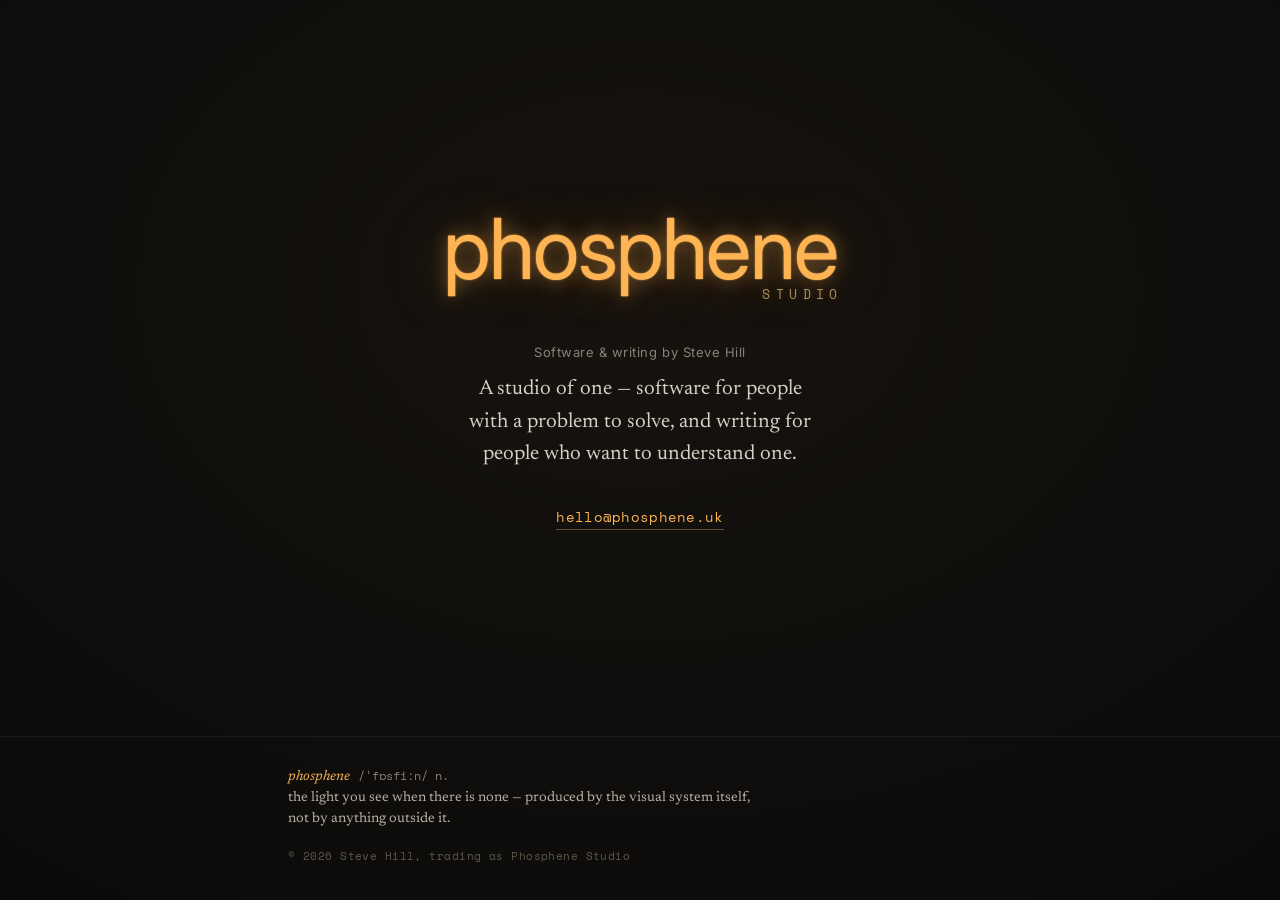
<file: index.html>
<!doctype html>
<html lang="en-GB">
<head>
<meta charset="utf-8">
<meta name="viewport" content="width=device-width, initial-scale=1">
<title>Phosphene Studio</title>
<meta name="description" content="Phosphene Studio — software and writing by Steve Hill.">
<meta property="og:title" content="Phosphene Studio">
<meta property="og:description" content="Software and writing by Steve Hill.">
<meta property="og:type" content="website">
<meta name="theme-color" content="#0a0a0a">
<link rel="icon" href="data:image/svg+xml,%3Csvg xmlns='http://www.w3.org/2000/svg' viewBox='0 0 32 32'%3E%3Crect width='32' height='32' fill='%230a0a0a'/%3E%3Ccircle cx='16' cy='16' r='8' fill='%23ff9e2c' opacity='0.35'/%3E%3Ccircle cx='16' cy='16' r='4.5' fill='%23ffb454'/%3E%3C/svg%3E">
<link rel="preconnect" href="https://fonts.googleapis.com">
<link rel="preconnect" href="https://fonts.gstatic.com" crossorigin>
<link href="https://fonts.googleapis.com/css2?family=Inter:wght@300;400;500&family=Newsreader:opsz,wght@6..72,400;6..72,500&family=Space+Mono&display=swap" rel="stylesheet">
<style>
  :root{
    --amber:#ffb454;
    --amber-deep:#ff9e2c;
    --black:#0a0a0a;
    --cream:#e9e3d6;
    --muted:#8a8174;
    --sans:"Inter",system-ui,-apple-system,sans-serif;
    --serif:"Newsreader",Georgia,"Times New Roman",serif;
    --mono:"Space Mono",ui-monospace,SFMono-Regular,Menlo,monospace;
  }
  *{box-sizing:border-box;margin:0;padding:0}
  html{-webkit-text-size-adjust:100%}
  body{
    font-family:var(--sans);
    color:var(--cream);
    background:radial-gradient(130% 130% at 50% 32%,#16130f 0%,var(--black) 68%);
    min-height:100svh;
    display:flex;
    flex-direction:column;
    -webkit-font-smoothing:antialiased;
    text-rendering:optimizeLegibility;
  }
  .wrap{flex:1;display:flex;align-items:center;justify-content:center;padding:48px 28px}
  main{max-width:34rem;text-align:center}

  /* wordmark — carried over from the agreed lockup */
  .lock{display:inline-block;text-align:left}
  .mark{
    font-family:var(--sans);font-weight:400;letter-spacing:-.02em;line-height:.95;
    font-size:clamp(46px,11vw,84px);
    color:var(--amber);
    text-shadow:0 0 .02em var(--amber),0 0 .22em rgba(255,180,84,.5),0 0 .85em rgba(255,150,40,.28);
  }
  .sub{
    font-family:var(--mono);font-weight:400;font-size:clamp(11px,2.4vw,13px);
    letter-spacing:.42em;text-transform:uppercase;
    display:block;text-align:right;margin-right:-.42em;margin-top:-5px;
    color:#a98f63;text-shadow:0 0 .5em rgba(255,160,60,.22);
  }

  .eyebrow{font-size:13px;letter-spacing:.04em;color:var(--muted);margin-top:40px}
  .gloss{
    font-family:var(--serif);font-size:clamp(18px,4.6vw,21px);line-height:1.55;
    color:#d9d2c4;margin:14px auto 0;max-width:30rem;text-wrap:balance;
  }
  .contact{margin-top:34px}
  .contact a{
    font-family:var(--mono);font-size:14px;letter-spacing:.02em;
    color:var(--amber);text-decoration:none;
    border-bottom:1px solid rgba(255,180,84,.35);padding-bottom:2px;
    transition:border-color .2s ease;
  }
  .contact a:hover,.contact a:focus-visible{border-color:var(--amber)}

  footer{padding:30px 28px 36px;border-top:1px solid rgba(255,255,255,.06)}
  .foot-inner{max-width:44rem;margin:0 auto;display:flex;flex-wrap:wrap;gap:18px 28px;justify-content:space-between;align-items:baseline}
  .def{font-family:var(--serif);font-size:14px;line-height:1.5;color:#b6ae9f;max-width:30rem}
  .def .term{font-style:italic;color:var(--amber)}
  .def .ipa{font-family:var(--mono);font-style:normal;color:var(--muted);font-size:12px;margin-left:8px}
  .legal{font-family:var(--mono);font-size:11px;letter-spacing:.04em;color:#5f574b;white-space:nowrap}
  @media (max-width:560px){.legal{white-space:normal}}
</style>
</head>
<body>
  <div class="wrap">
    <main>
      <div class="lock">
        <div class="mark">phosphene</div>
        <div class="sub">studio</div>
      </div>

      <p class="eyebrow">Software &amp; writing by Steve Hill</p>
      <p class="gloss">A studio of one — software for people with a problem to solve, and writing for people who want to understand one.</p>

      <p class="contact"><a href="mailto:hello@phosphene.uk">hello@phosphene.uk</a></p>
    </main>
  </div>

  <footer>
    <div class="foot-inner">
      <p class="def"><span class="term">phosphene</span><span class="ipa">/ˈfɒsfiːn/ n.</span><br>
        the light you see when there is none — produced by the visual system itself, not by anything outside it.</p>
      <p class="legal">© 2026 Steve Hill, trading as Phosphene Studio</p>
    </div>
  </footer>
</body>
</html>
</file>
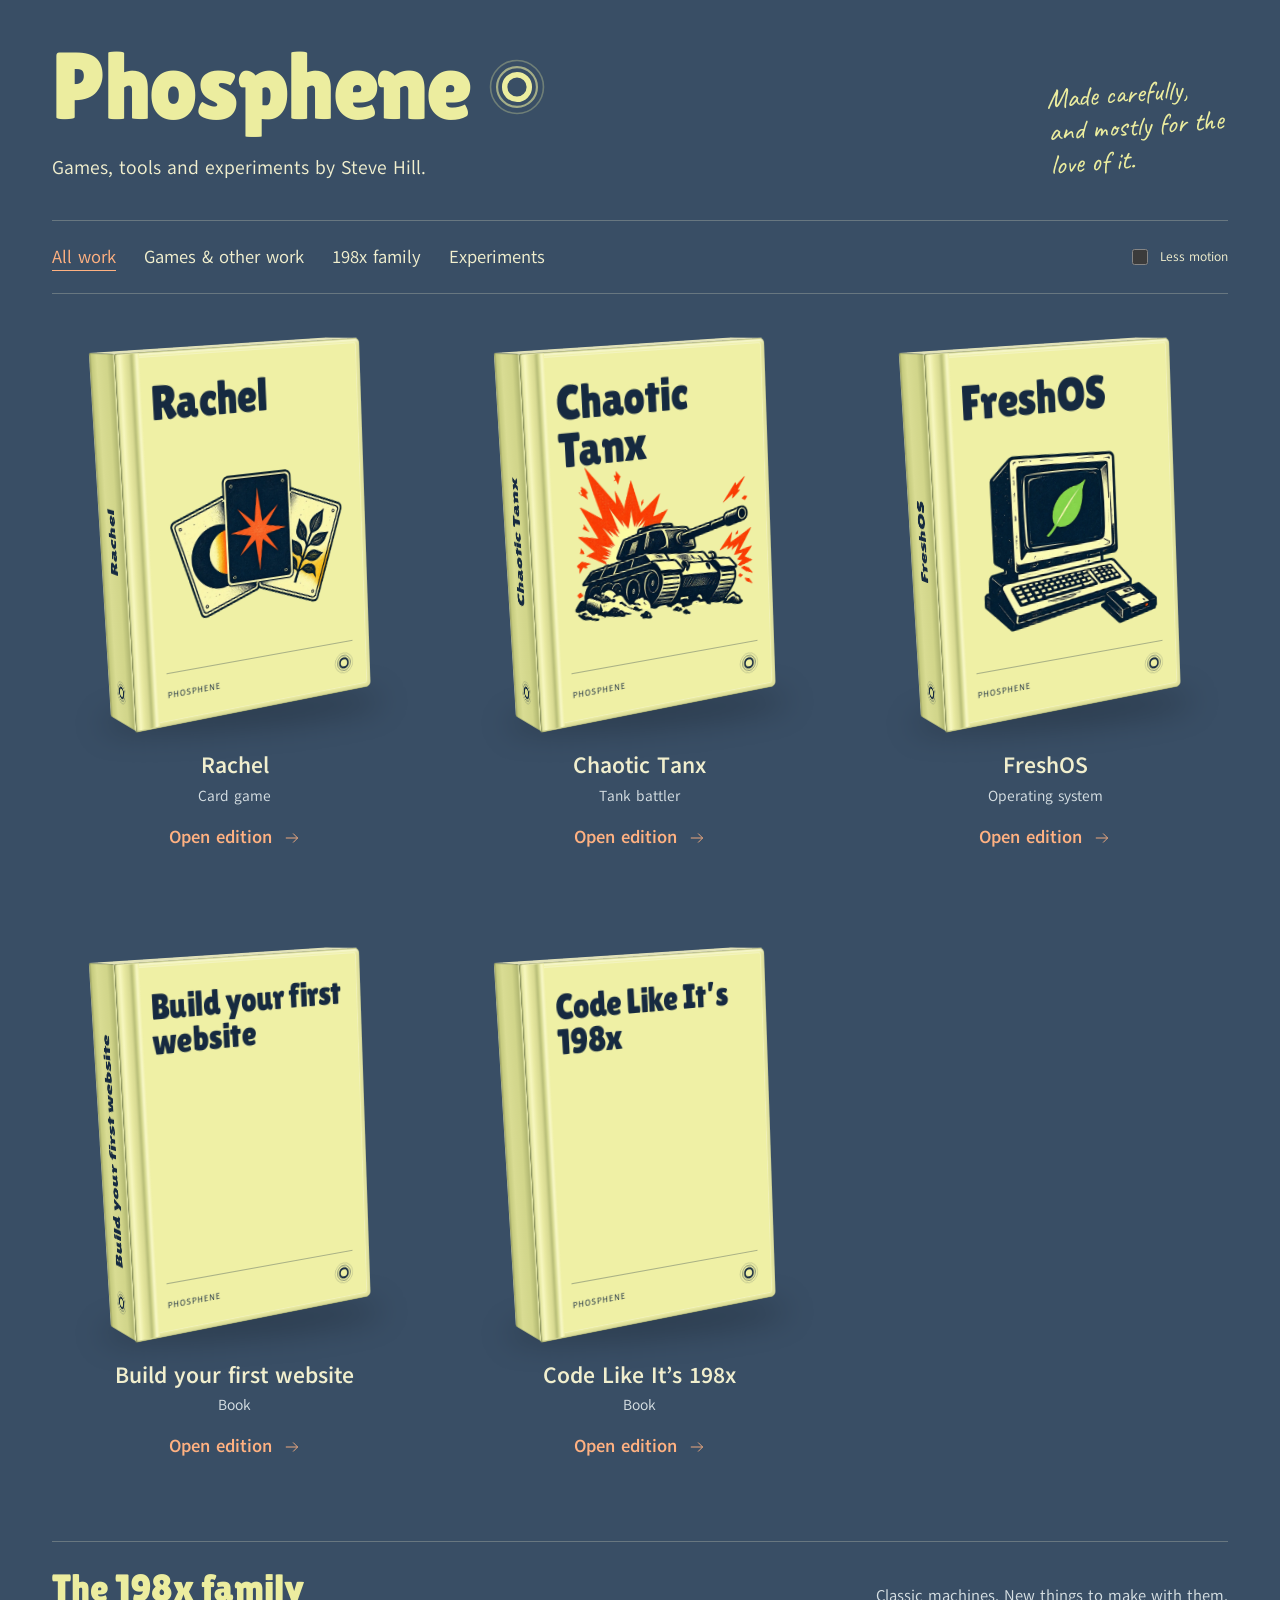
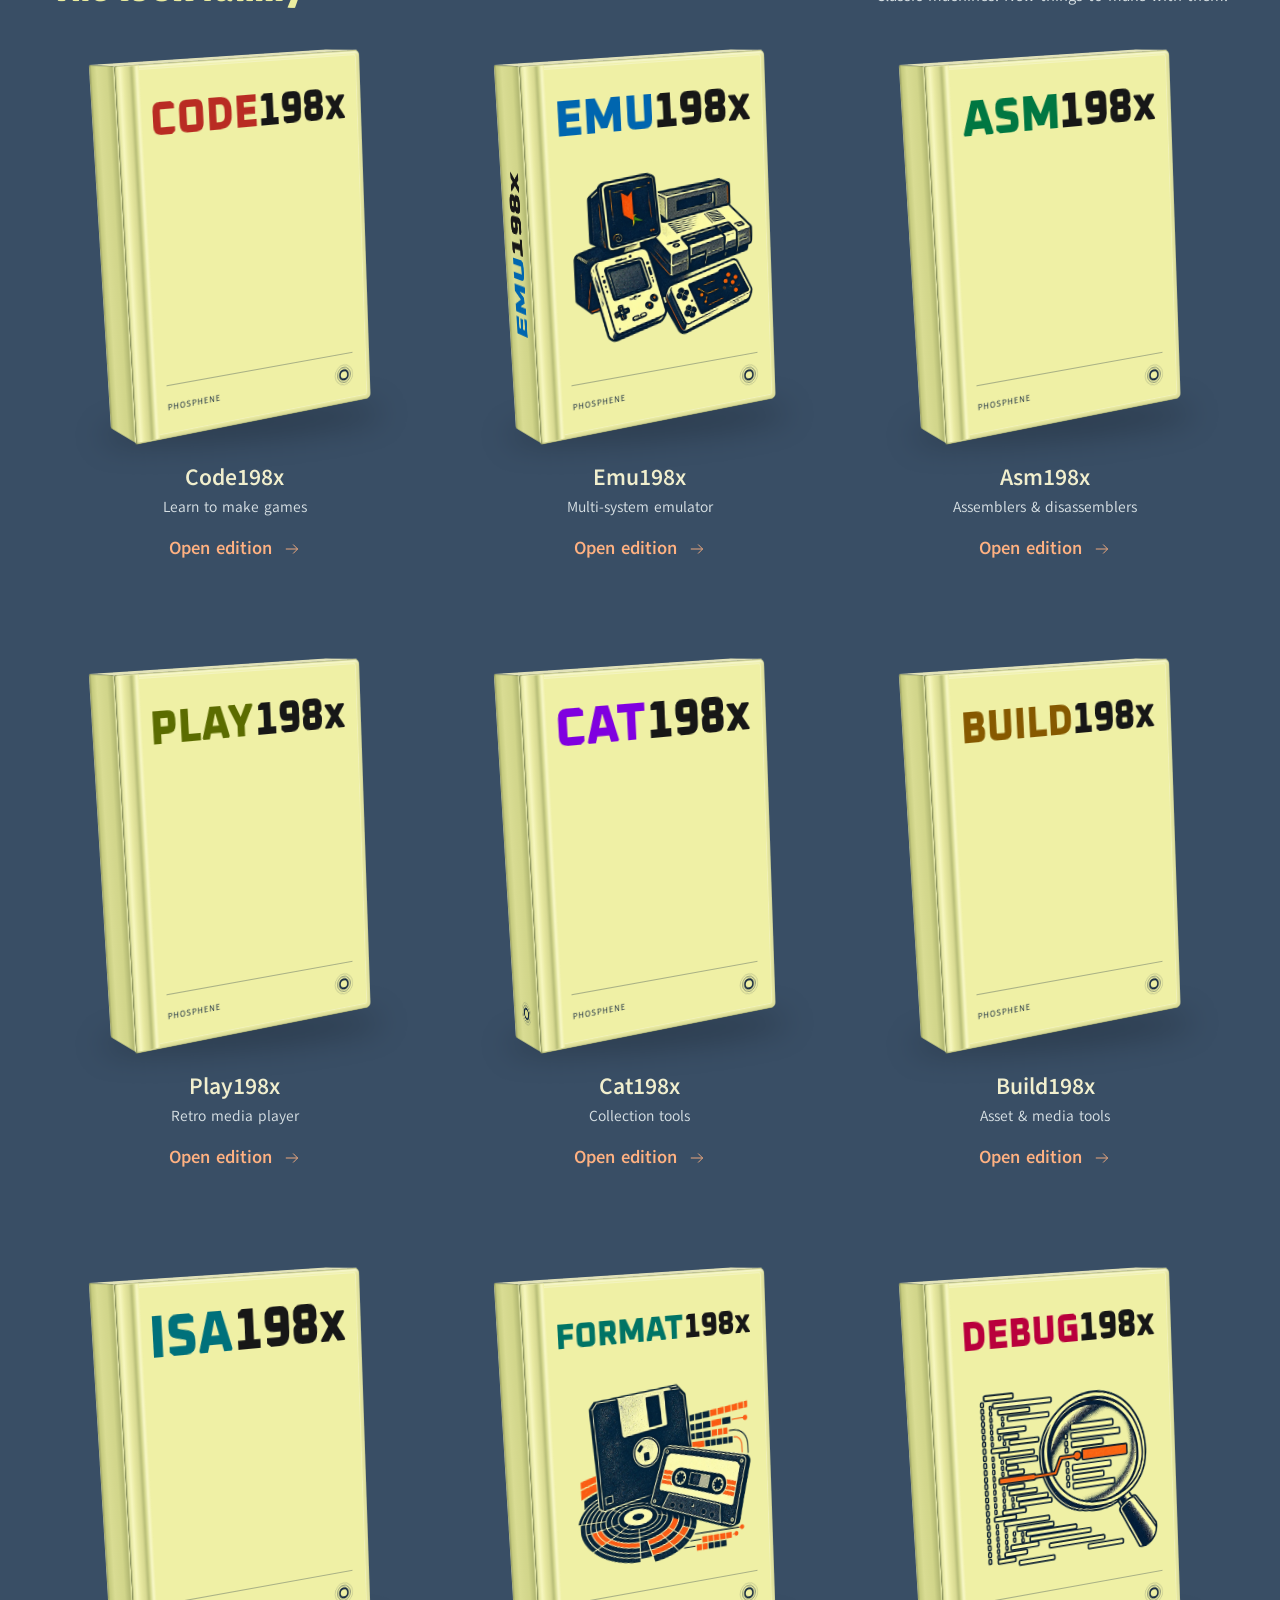
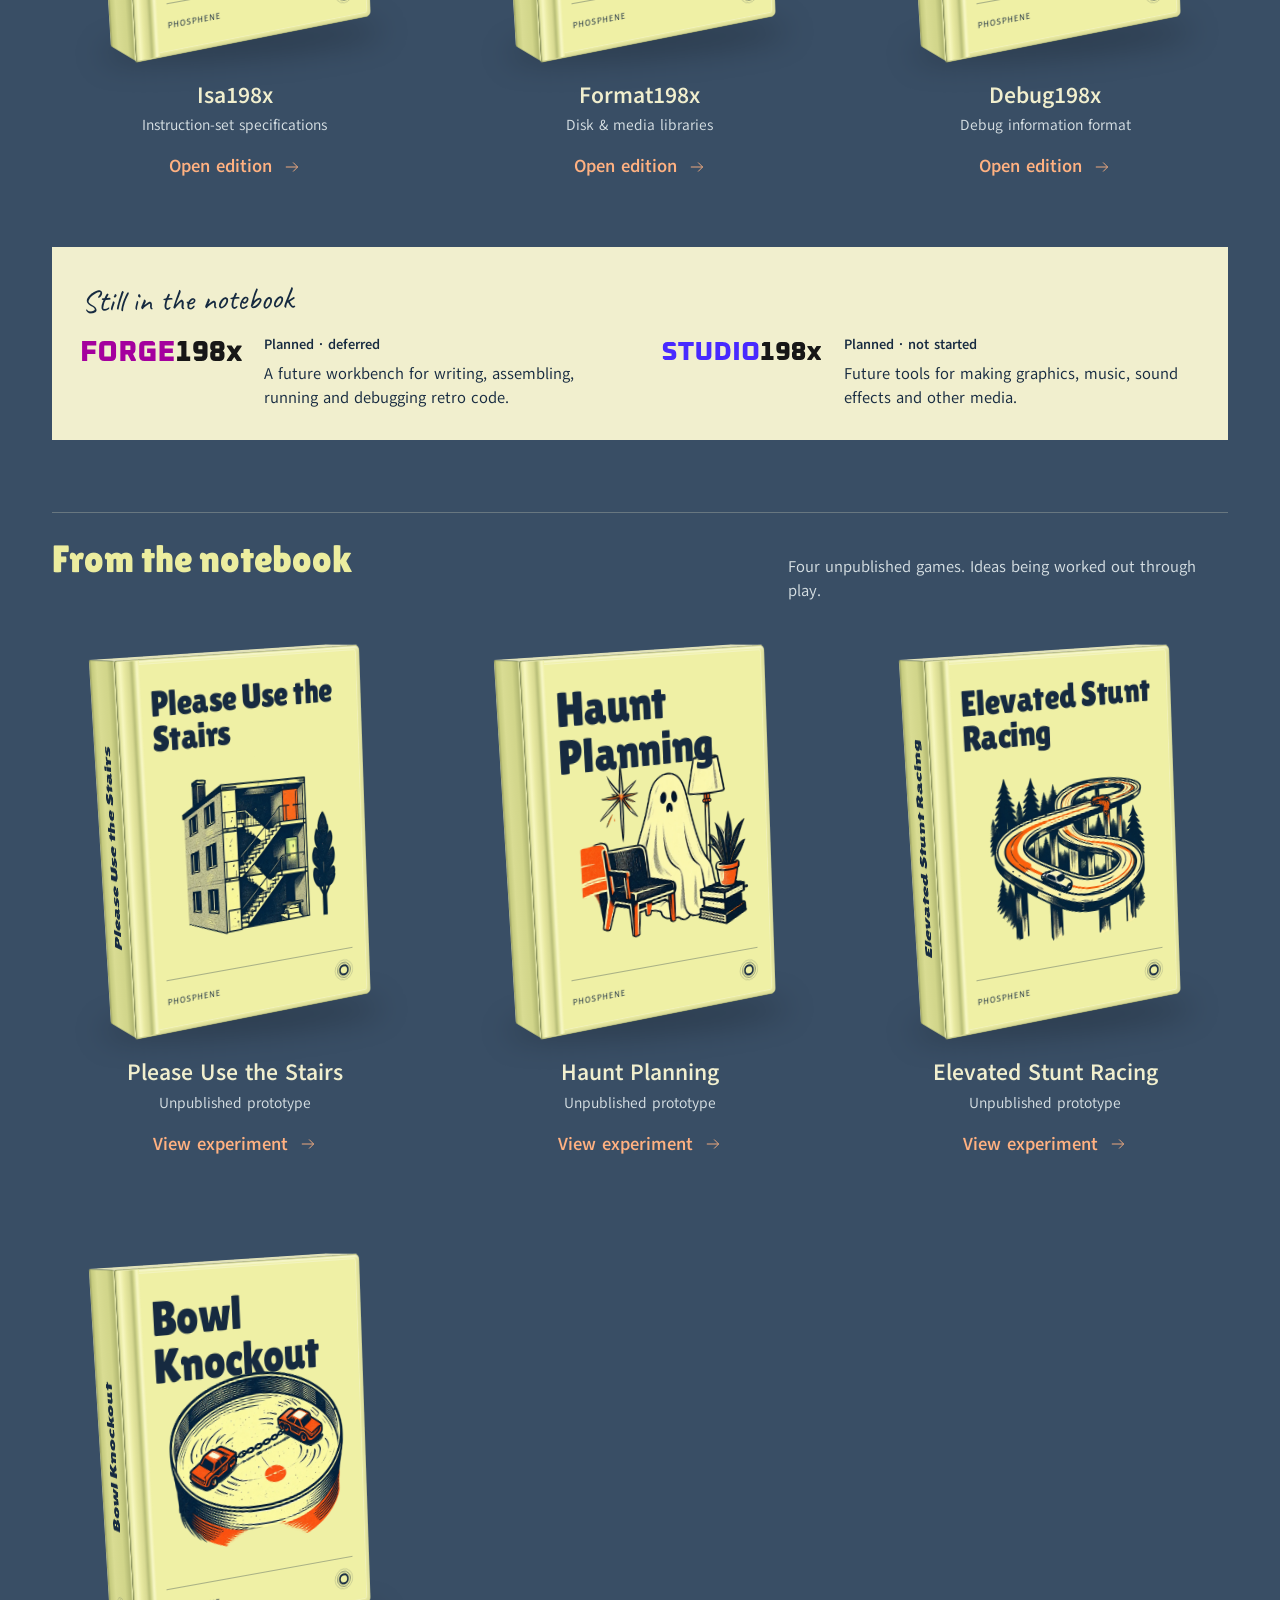
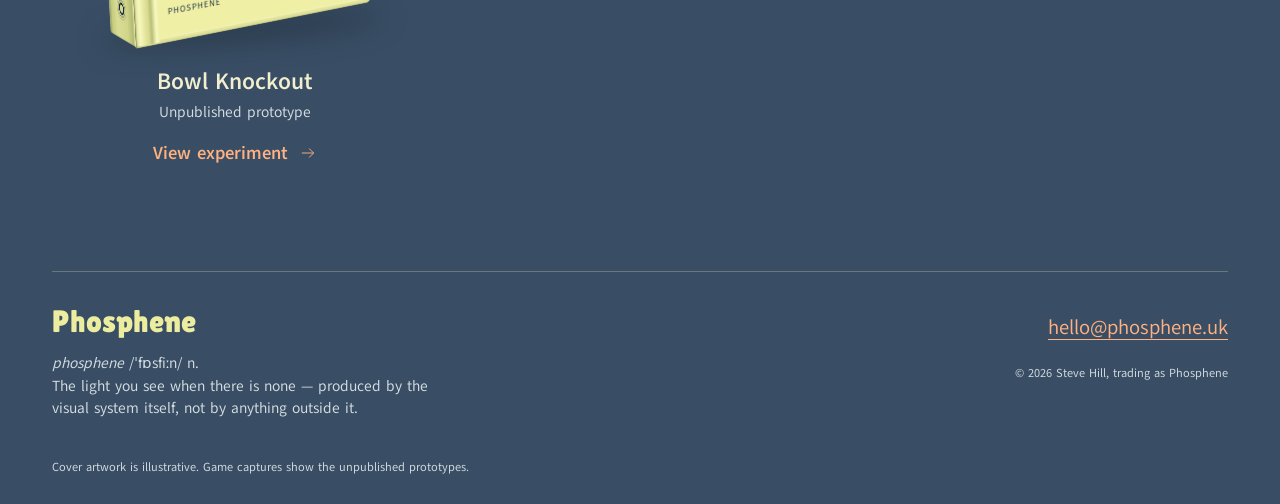
<file: public/index.html>
<!doctype html>
<html lang="en-GB">
<head>
  <meta charset="utf-8">
  <meta name="viewport" content="width=device-width, initial-scale=1">
  <title>Phosphene — games, tools & experiments</title>
  <meta name="description" content="Games, tools and experiments by Steve Hill. Explore the Phosphene collection: card games, classic machines, creative tools and work in progress.">
  <meta property="og:title" content="Phosphene">
  <meta property="og:description" content="Games, tools and experiments. Made carefully, and mostly for the love of it.">
  <meta property="og:type" content="website">
  <meta property="og:url" content="https://phosphene.uk/">
  <meta name="theme-color" content="#394e65">
  <link rel="canonical" href="https://phosphene.uk/">
  <link rel="icon" href="assets/favicon.svg" type="image/svg+xml">
  <link rel="preload" href="assets/fonts/LilitaOne-Regular.woff2" as="font" type="font/woff2" crossorigin>
  <link rel="stylesheet" href="styles.css">
  <script src="site.js" defer></script>
</head>
<body>
  <a class="skip" href="#collection">Skip to the collection</a>
  <svg width="0" height="0" aria-hidden="true" style="position:absolute"><defs>
    <symbol id="studio-star" viewBox="0 0 32 32"><g fill="none" stroke="currentColor"><circle cx="16" cy="16" r="6.8" stroke-width="3"/><circle cx="16" cy="16" r="11" stroke-width="1.2" opacity=".6"/><circle cx="16" cy="16" r="14.6" stroke-width=".9" opacity=".3"/></g></symbol>
    <symbol id="arrow" viewBox="0 0 32 32"><path d="M5 16h21M18 8l8 8-8 8"/></symbol>
  </defs></svg>
  <div class="page">
    <header class="masthead">
      <div><div class="brand"><h1>Phosphene</h1><span class="studio-mark"><svg aria-hidden="true" viewBox="0 0 32 32"><use href="#studio-star"></use></svg></span></div><p class="intro">Games, tools and experiments by Steve Hill.</p></div>
      <p class="maker-note">Made carefully,<br>and mostly for the<br>love of it.</p>
    </header>
    <div class="collection-nav">
      <nav class="fallback-nav" aria-label="Collection"><a href="#games">Games & other work</a><a href="#family">198x family</a><a href="#experiments">Experiments</a></nav>
      <div class="filters" data-filters role="group" aria-label="Filter the collection" hidden>
        <button type="button" data-filter="all" aria-pressed="true" aria-controls="collection">All work</button>
        <button type="button" data-filter="games" aria-pressed="false" aria-controls="collection">Games & other work</button>
        <button type="button" data-filter="family" aria-pressed="false" aria-controls="collection">198x family</button>
        <button type="button" data-filter="experiments" aria-pressed="false" aria-controls="collection">Experiments</button>
      </div>
      <label class="motion-control" hidden><input type="checkbox" id="less-motion"> Less motion</label>
      <p class="visually-hidden" id="filter-status" role="status">19 projects shown. All work.</p>
    </div>
    <main id="collection" tabindex="-1">
<section class="shelf" id="games" data-shelf aria-labelledby="games-heading"><h2 class="visually-hidden" id="games-heading">Games & other work</h2><div class="editions">
      <article class="edition" id="rachel" data-project data-group="games">
        <h3 class="visually-hidden">Rachel</h3>
        <details name="editions">
          <summary>
            <span class="scene" aria-hidden="true">
              <span class="ground-shadow"></span>
              <span class="book">
                <span class="face back"></span>
                <span class="face spine"><span class="spine-title">Rachel</span><svg class="imprint-star" aria-hidden="true" viewBox="0 0 32 32"><use href="#studio-star"></use></svg></span>
                <span class="face edge"></span><span class="face top"></span><span class="face bottom"></span>
                <span class="face tray"><span class="insert"><svg class="imprint-star" aria-hidden="true" viewBox="0 0 32 32"><use href="#studio-star"></use></svg><span class="insert-title">Rachel</span><span class="insert-note">Card game</span></span></span>
                <span class="lid">
                  <span class="face front"><span class="cover-title">Rachel</span><img class="cover-art" src="assets/editions/rachel.webp" alt="" width="768" height="768" fetchpriority="high" decoding="async"><span class="cover-imprint"><span>Phosphene</span><svg class="imprint-star" aria-hidden="true" viewBox="0 0 32 32"><use href="#studio-star"></use></svg></span></span>
                  <span class="face lid-inner"><span>Made carefully,<br>and mostly for<br>the love of it.</span></span>
                </span>
              </span>
            </span>
            <span class="project-title">Rachel</span>
            <span class="project-category">Card game</span>
            <span class="open-action"><span class="open-label">Open edition</span><span class="close-label">Close edition</span><svg class="arrow" aria-hidden="true" viewBox="0 0 32 32"><use href="#arrow"></use></svg></span>
          </summary>
          <div class="notebook">
            <p class="note-heading">Inside the edition</p>
            <p>A tactical card game, available for iPhone, iPad and Apple silicon Mac.</p>
            <a href="https://rachel.stevehill.xyz">Explore Rachel <svg class="arrow" aria-hidden="true" viewBox="0 0 32 32"><use href="#arrow"></use></svg></a>
            <div class="project-links">
              <a href="https://apps.apple.com/app/id6794358319">Download on the App Store <svg class="arrow" aria-hidden="true" viewBox="0 0 32 32"><use href="#arrow"></use></svg></a>
              <a href="https://rachel.stevehill.xyz/support/">Rachel support <svg class="arrow" aria-hidden="true" viewBox="0 0 32 32"><use href="#arrow"></use></svg></a>
              <a href="https://rachel.stevehill.xyz/privacy/">Rachel privacy <svg class="arrow" aria-hidden="true" viewBox="0 0 32 32"><use href="#arrow"></use></svg></a>
            </div>
          </div>
        </details>
      </article>
      <article class="edition" id="chaotic-tanx" data-project data-group="games">
        <h3 class="visually-hidden">Chaotic Tanx</h3>
        <details name="editions">
          <summary>
            <span class="scene" aria-hidden="true">
              <span class="ground-shadow"></span>
              <span class="book">
                <span class="face back"></span>
                <span class="face spine"><span class="spine-title">Chaotic Tanx</span><svg class="imprint-star" aria-hidden="true" viewBox="0 0 32 32"><use href="#studio-star"></use></svg></span>
                <span class="face edge"></span><span class="face top"></span><span class="face bottom"></span>
                <span class="face tray"><span class="insert"><svg class="imprint-star" aria-hidden="true" viewBox="0 0 32 32"><use href="#studio-star"></use></svg><span class="insert-title">Chaotic Tanx</span><span class="insert-note">Tank battler</span></span></span>
                <span class="lid">
                  <span class="face front"><span class="cover-title">Chaotic Tanx</span><img class="cover-art" src="assets/editions/chaotic-tanx.webp" alt="" width="768" height="768" loading="lazy" decoding="async"><span class="cover-imprint"><span>Phosphene</span><svg class="imprint-star" aria-hidden="true" viewBox="0 0 32 32"><use href="#studio-star"></use></svg></span></span>
                  <span class="face lid-inner"><span>Made carefully,<br>and mostly for<br>the love of it.</span></span>
                </span>
              </span>
            </span>
            <span class="project-title">Chaotic Tanx</span>
            <span class="project-category">Tank battler</span>
            <span class="open-action"><span class="open-label">Open edition</span><span class="close-label">Close edition</span><svg class="arrow" aria-hidden="true" viewBox="0 0 32 32"><use href="#arrow"></use></svg></span>
          </summary>
          <div class="notebook">
            <p class="note-heading">Inside the edition</p>
            <p>An artillery tank battler.</p>
            <a href="https://chaotictanx.stevehill.xyz">Explore Chaotic Tanx <svg class="arrow" aria-hidden="true" viewBox="0 0 32 32"><use href="#arrow"></use></svg></a>
          </div>
        </details>
      </article>
      <article class="edition" id="freshos" data-project data-group="games">
        <h3 class="visually-hidden">FreshOS</h3>
        <details name="editions">
          <summary>
            <span class="scene" aria-hidden="true">
              <span class="ground-shadow"></span>
              <span class="book">
                <span class="face back"></span>
                <span class="face spine"><span class="spine-title">FreshOS</span><svg class="imprint-star" aria-hidden="true" viewBox="0 0 32 32"><use href="#studio-star"></use></svg></span>
                <span class="face edge"></span><span class="face top"></span><span class="face bottom"></span>
                <span class="face tray"><span class="insert"><svg class="imprint-star" aria-hidden="true" viewBox="0 0 32 32"><use href="#studio-star"></use></svg><span class="insert-title">FreshOS</span><span class="insert-note">Operating system</span></span></span>
                <span class="lid">
                  <span class="face front"><span class="cover-title">FreshOS</span><img class="cover-art" src="assets/editions/freshos.webp" alt="" width="768" height="768" loading="lazy" decoding="async"><span class="cover-imprint"><span>Phosphene</span><svg class="imprint-star" aria-hidden="true" viewBox="0 0 32 32"><use href="#studio-star"></use></svg></span></span>
                  <span class="face lid-inner"><span>Made carefully,<br>and mostly for<br>the love of it.</span></span>
                </span>
              </span>
            </span>
            <span class="project-title">FreshOS</span>
            <span class="project-category">Operating system</span>
            <span class="open-action"><span class="open-label">Open edition</span><span class="close-label">Close edition</span><svg class="arrow" aria-hidden="true" viewBox="0 0 32 32"><use href="#arrow"></use></svg></span>
          </summary>
          <div class="notebook">
            <p class="note-heading">Inside the edition</p>
            <p>An experimental microkernel operating system, built in Rust.</p>
            <a href="https://github.com/fresh-os/freshos">FreshOS on GitHub <svg class="arrow" aria-hidden="true" viewBox="0 0 32 32"><use href="#arrow"></use></svg></a>
          </div>
        </details>
      </article>
      <article class="edition long" id="build-your-first-website" data-project data-group="games">
        <h3 class="visually-hidden">Build your first website</h3>
        <details name="editions">
          <summary>
            <span class="scene" aria-hidden="true">
              <span class="ground-shadow"></span>
              <span class="book">
                <span class="face back"></span>
                <span class="face spine"><span class="spine-title">Build your first website</span><svg class="imprint-star" aria-hidden="true" viewBox="0 0 32 32"><use href="#studio-star"></use></svg></span>
                <span class="face edge"></span><span class="face top"></span><span class="face bottom"></span>
                <span class="face tray"><span class="insert"><svg class="imprint-star" aria-hidden="true" viewBox="0 0 32 32"><use href="#studio-star"></use></svg><span class="insert-title">Build your first website</span><span class="insert-note">Book</span></span></span>
                <span class="lid">
                  <span class="face front"><span class="cover-title long-title">Build your first website</span><img class="cover-art" src="assets/editions/build-your-first-website.webp" alt="" width="768" height="768" loading="lazy" decoding="async"><span class="cover-imprint"><span>Phosphene</span><svg class="imprint-star" aria-hidden="true" viewBox="0 0 32 32"><use href="#studio-star"></use></svg></span></span>
                  <span class="face lid-inner"><span>Made carefully,<br>and mostly for<br>the love of it.</span></span>
                </span>
              </span>
            </span>
            <span class="project-title">Build your first website</span>
            <span class="project-category">Book</span>
            <span class="open-action"><span class="open-label">Open edition</span><span class="close-label">Close edition</span><svg class="arrow" aria-hidden="true" viewBox="0 0 32 32"><use href="#arrow"></use></svg></span>
          </summary>
          <div class="notebook">
            <p class="note-heading">Inside the edition</p>
            <p>A beginner’s book that takes you from a page written by hand to a website built with Astro, published for free with GitHub Pages. The PDF and ebook are on Leanpub, and Part 1 is free to read online. The paperback is coming soon.</p>
            <a href="https://leanpub.com/build-your-first-website">Buy the PDF and ebook <svg class="arrow" aria-hidden="true" viewBox="0 0 32 32"><use href="#arrow"></use></svg></a>
            <div class="project-links">
              <a href="https://build-your-first-website.phosphene.uk/">Read Part 1 free <svg class="arrow" aria-hidden="true" viewBox="0 0 32 32"><use href="#arrow"></use></svg></a>
            </div>
          </div>
        </details>
      </article>
      <article class="edition long" id="code-like-its-198x" data-project data-group="games">
        <h3 class="visually-hidden">Code Like It’s 198x</h3>
        <details name="editions">
          <summary>
            <span class="scene" aria-hidden="true">
              <span class="ground-shadow"></span>
              <span class="book">
                <span class="face back"></span>
                <span class="face spine"><span class="spine-title">Code Like It’s 198x</span><svg class="imprint-star" aria-hidden="true" viewBox="0 0 32 32"><use href="#studio-star"></use></svg></span>
                <span class="face edge"></span><span class="face top"></span><span class="face bottom"></span>
                <span class="face tray"><span class="insert"><svg class="imprint-star" aria-hidden="true" viewBox="0 0 32 32"><use href="#studio-star"></use></svg><span class="insert-title">Code Like It’s 198x</span><span class="insert-note">Book</span></span></span>
                <span class="lid">
                  <span class="face front"><span class="cover-title long-title">Code Like It’s 198x</span><img class="cover-art" src="assets/editions/code-like-its-198x.webp" alt="" width="768" height="768" loading="lazy" decoding="async"><span class="cover-imprint"><span>Phosphene</span><svg class="imprint-star" aria-hidden="true" viewBox="0 0 32 32"><use href="#studio-star"></use></svg></span></span>
                  <span class="face lid-inner"><span>Made carefully,<br>and mostly for<br>the love of it.</span></span>
                </span>
              </span>
            </span>
            <span class="project-title">Code Like It’s 198x</span>
            <span class="project-category">Book</span>
            <span class="open-action"><span class="open-label">Open edition</span><span class="close-label">Close edition</span><svg class="arrow" aria-hidden="true" viewBox="0 0 32 32"><use href="#arrow"></use></svg></span>
          </summary>
          <div class="notebook">
            <p class="note-heading">Inside the edition</p>
            <p>A book about how computers really work, told on the ZX Spectrum through the simple explanations every learner is given, and the moments each one stops being true. The PDF and ebook are on Leanpub, and the opening and Part 1 are free to read online.</p>
            <a href="https://leanpub.com/code-like-its-198x">Buy the PDF and ebook <svg class="arrow" aria-hidden="true" viewBox="0 0 32 32"><use href="#arrow"></use></svg></a>
            <div class="project-links">
              <a href="https://code-like-its-198x.phosphene.uk/">Read Part 1 free <svg class="arrow" aria-hidden="true" viewBox="0 0 32 32"><use href="#arrow"></use></svg></a>
            </div>
          </div>
        </details>
      </article>
</div></section>
<section class="shelf" id="family" data-shelf aria-labelledby="family-heading"><div class="shelf-heading"><h2 id="family-heading">The 198x family</h2><p>Classic machines. New things to make with them.</p></div><div class="editions">
      <article class="edition" id="code198x" data-project data-group="family">
        <h3 class="visually-hidden">Code Like It&#x27;s 198x</h3>
        <details name="editions">
          <summary>
            <span class="scene" aria-hidden="true">
              <span class="ground-shadow"></span>
              <span class="book">
                <span class="face back"></span>
                <span class="face spine"><img class="spine-logo" src="assets/wordmarks/code198x.svg" alt="" width="175" height="25"><svg class="imprint-star" aria-hidden="true" viewBox="0 0 32 32"><use href="#studio-star"></use></svg></span>
                <span class="face edge"></span><span class="face top"></span><span class="face bottom"></span>
                <span class="face tray"><span class="insert"><svg class="imprint-star" aria-hidden="true" viewBox="0 0 32 32"><use href="#studio-star"></use></svg><img class="insert-logo" src="assets/wordmarks/code198x.svg" alt="" width="180" height="42"><span class="insert-note">Learn to make games</span></span></span>
                <span class="lid">
                  <span class="face front"><img class="cover-logo" src="assets/wordmarks/code198x.svg" alt="" width="240" height="48"><img class="cover-art" src="assets/editions/code198x.webp" alt="" width="768" height="768" loading="lazy" decoding="async"><span class="cover-imprint"><span>Phosphene</span><svg class="imprint-star" aria-hidden="true" viewBox="0 0 32 32"><use href="#studio-star"></use></svg></span></span>
                  <span class="face lid-inner"><span>Made carefully,<br>and mostly for<br>the love of it.</span></span>
                </span>
              </span>
            </span>
            <span class="project-title">Code198x</span>
            <span class="project-category">Learn to make games</span>
            <span class="open-action"><span class="open-label">Open edition</span><span class="close-label">Close edition</span><svg class="arrow" aria-hidden="true" viewBox="0 0 32 32"><use href="#arrow"></use></svg></span>
          </summary>
          <div class="notebook">
            <p class="note-heading">Inside the edition</p>
            <p>Learn to write games for classic machines, lesson by lesson.</p>
            <a href="https://code198x.com">Explore Code198x <svg class="arrow" aria-hidden="true" viewBox="0 0 32 32"><use href="#arrow"></use></svg></a>
          </div>
        </details>
      </article>
      <article class="edition" id="emu198x" data-project data-group="family">
        <h3 class="visually-hidden">Emu198x</h3>
        <details name="editions">
          <summary>
            <span class="scene" aria-hidden="true">
              <span class="ground-shadow"></span>
              <span class="book">
                <span class="face back"></span>
                <span class="face spine"><img class="spine-logo" src="assets/wordmarks/emu198x.svg" alt="" width="175" height="25"><svg class="imprint-star" aria-hidden="true" viewBox="0 0 32 32"><use href="#studio-star"></use></svg></span>
                <span class="face edge"></span><span class="face top"></span><span class="face bottom"></span>
                <span class="face tray"><span class="insert"><svg class="imprint-star" aria-hidden="true" viewBox="0 0 32 32"><use href="#studio-star"></use></svg><img class="insert-logo" src="assets/wordmarks/emu198x.svg" alt="" width="180" height="42"><span class="insert-note">Multi-system emulator</span></span></span>
                <span class="lid">
                  <span class="face front"><img class="cover-logo" src="assets/wordmarks/emu198x.svg" alt="" width="240" height="48"><img class="cover-art" src="assets/editions/emu198x.webp" alt="" width="768" height="768" loading="lazy" decoding="async"><span class="cover-imprint"><span>Phosphene</span><svg class="imprint-star" aria-hidden="true" viewBox="0 0 32 32"><use href="#studio-star"></use></svg></span></span>
                  <span class="face lid-inner"><span>Made carefully,<br>and mostly for<br>the love of it.</span></span>
                </span>
              </span>
            </span>
            <span class="project-title">Emu198x</span>
            <span class="project-category">Multi-system emulator</span>
            <span class="open-action"><span class="open-label">Open edition</span><span class="close-label">Close edition</span><svg class="arrow" aria-hidden="true" viewBox="0 0 32 32"><use href="#arrow"></use></svg></span>
          </summary>
          <div class="notebook">
            <p class="note-heading">Inside the edition</p>
            <p>Explore classic computers and consoles through emulation.</p>
            <a href="https://emu198x.github.io">Explore Emu198x <svg class="arrow" aria-hidden="true" viewBox="0 0 32 32"><use href="#arrow"></use></svg></a>
          </div>
        </details>
      </article>
      <article class="edition" id="asm198x" data-project data-group="family">
        <h3 class="visually-hidden">Asm198x</h3>
        <details name="editions">
          <summary>
            <span class="scene" aria-hidden="true">
              <span class="ground-shadow"></span>
              <span class="book">
                <span class="face back"></span>
                <span class="face spine"><img class="spine-logo" src="assets/wordmarks/asm198x.svg" alt="" width="175" height="25"><svg class="imprint-star" aria-hidden="true" viewBox="0 0 32 32"><use href="#studio-star"></use></svg></span>
                <span class="face edge"></span><span class="face top"></span><span class="face bottom"></span>
                <span class="face tray"><span class="insert"><svg class="imprint-star" aria-hidden="true" viewBox="0 0 32 32"><use href="#studio-star"></use></svg><img class="insert-logo" src="assets/wordmarks/asm198x.svg" alt="" width="180" height="42"><span class="insert-note">Assemblers &amp; disassemblers</span></span></span>
                <span class="lid">
                  <span class="face front"><img class="cover-logo" src="assets/wordmarks/asm198x.svg" alt="" width="240" height="48"><img class="cover-art" src="assets/editions/asm198x.webp" alt="" width="768" height="768" loading="lazy" decoding="async"><span class="cover-imprint"><span>Phosphene</span><svg class="imprint-star" aria-hidden="true" viewBox="0 0 32 32"><use href="#studio-star"></use></svg></span></span>
                  <span class="face lid-inner"><span>Made carefully,<br>and mostly for<br>the love of it.</span></span>
                </span>
              </span>
            </span>
            <span class="project-title">Asm198x</span>
            <span class="project-category">Assemblers &amp; disassemblers</span>
            <span class="open-action"><span class="open-label">Open edition</span><span class="close-label">Close edition</span><svg class="arrow" aria-hidden="true" viewBox="0 0 32 32"><use href="#arrow"></use></svg></span>
          </summary>
          <div class="notebook">
            <p class="note-heading">Inside the edition</p>
            <p>Build programs for retro CPUs with source-compatible assemblers and disassemblers.</p>
            <a href="https://asm198x.github.io">Explore Asm198x <svg class="arrow" aria-hidden="true" viewBox="0 0 32 32"><use href="#arrow"></use></svg></a>
          </div>
        </details>
      </article>
      <article class="edition" id="play198x" data-project data-group="family">
        <h3 class="visually-hidden">Play198x</h3>
        <details name="editions">
          <summary>
            <span class="scene" aria-hidden="true">
              <span class="ground-shadow"></span>
              <span class="book">
                <span class="face back"></span>
                <span class="face spine"><img class="spine-logo" src="assets/wordmarks/play198x.svg" alt="" width="175" height="25"><svg class="imprint-star" aria-hidden="true" viewBox="0 0 32 32"><use href="#studio-star"></use></svg></span>
                <span class="face edge"></span><span class="face top"></span><span class="face bottom"></span>
                <span class="face tray"><span class="insert"><svg class="imprint-star" aria-hidden="true" viewBox="0 0 32 32"><use href="#studio-star"></use></svg><img class="insert-logo" src="assets/wordmarks/play198x.svg" alt="" width="180" height="42"><span class="insert-note">Retro media player</span></span></span>
                <span class="lid">
                  <span class="face front"><img class="cover-logo" src="assets/wordmarks/play198x.svg" alt="" width="240" height="48"><img class="cover-art" src="assets/editions/play198x.webp" alt="" width="768" height="768" loading="lazy" decoding="async"><span class="cover-imprint"><span>Phosphene</span><svg class="imprint-star" aria-hidden="true" viewBox="0 0 32 32"><use href="#studio-star"></use></svg></span></span>
                  <span class="face lid-inner"><span>Made carefully,<br>and mostly for<br>the love of it.</span></span>
                </span>
              </span>
            </span>
            <span class="project-title">Play198x</span>
            <span class="project-category">Retro media player</span>
            <span class="open-action"><span class="open-label">Open edition</span><span class="close-label">Close edition</span><svg class="arrow" aria-hidden="true" viewBox="0 0 32 32"><use href="#arrow"></use></svg></span>
          </summary>
          <div class="notebook">
            <p class="note-heading">Inside the edition</p>
            <p>Open vintage images and music in your browser, using your own files.</p>
            <a href="https://play198x.github.io">Explore Play198x <svg class="arrow" aria-hidden="true" viewBox="0 0 32 32"><use href="#arrow"></use></svg></a>
          </div>
        </details>
      </article>
      <article class="edition" id="cat198x" data-project data-group="family">
        <h3 class="visually-hidden">Cat198x</h3>
        <details name="editions">
          <summary>
            <span class="scene" aria-hidden="true">
              <span class="ground-shadow"></span>
              <span class="book">
                <span class="face back"></span>
                <span class="face spine"><img class="spine-logo" src="assets/wordmarks/cat198x.svg" alt="" width="175" height="25"><svg class="imprint-star" aria-hidden="true" viewBox="0 0 32 32"><use href="#studio-star"></use></svg></span>
                <span class="face edge"></span><span class="face top"></span><span class="face bottom"></span>
                <span class="face tray"><span class="insert"><svg class="imprint-star" aria-hidden="true" viewBox="0 0 32 32"><use href="#studio-star"></use></svg><img class="insert-logo" src="assets/wordmarks/cat198x.svg" alt="" width="180" height="42"><span class="insert-note">Collection tools</span></span></span>
                <span class="lid">
                  <span class="face front"><img class="cover-logo" src="assets/wordmarks/cat198x.svg" alt="" width="240" height="48"><img class="cover-art" src="assets/editions/cat198x.webp" alt="" width="768" height="768" loading="lazy" decoding="async"><span class="cover-imprint"><span>Phosphene</span><svg class="imprint-star" aria-hidden="true" viewBox="0 0 32 32"><use href="#studio-star"></use></svg></span></span>
                  <span class="face lid-inner"><span>Made carefully,<br>and mostly for<br>the love of it.</span></span>
                </span>
              </span>
            </span>
            <span class="project-title">Cat198x</span>
            <span class="project-category">Collection tools</span>
            <span class="open-action"><span class="open-label">Open edition</span><span class="close-label">Close edition</span><svg class="arrow" aria-hidden="true" viewBox="0 0 32 32"><use href="#arrow"></use></svg></span>
          </summary>
          <div class="notebook">
            <p class="note-heading">Inside the edition</p>
            <p>Catalogue, verify and organise retro software and media collections.</p>
            <a href="https://cat198x.github.io">Explore Cat198x <svg class="arrow" aria-hidden="true" viewBox="0 0 32 32"><use href="#arrow"></use></svg></a>
          </div>
        </details>
      </article>
      <article class="edition" id="build198x" data-project data-group="family">
        <h3 class="visually-hidden">Build198x</h3>
        <details name="editions">
          <summary>
            <span class="scene" aria-hidden="true">
              <span class="ground-shadow"></span>
              <span class="book">
                <span class="face back"></span>
                <span class="face spine"><img class="spine-logo" src="assets/wordmarks/build198x.svg" alt="" width="175" height="25"><svg class="imprint-star" aria-hidden="true" viewBox="0 0 32 32"><use href="#studio-star"></use></svg></span>
                <span class="face edge"></span><span class="face top"></span><span class="face bottom"></span>
                <span class="face tray"><span class="insert"><svg class="imprint-star" aria-hidden="true" viewBox="0 0 32 32"><use href="#studio-star"></use></svg><img class="insert-logo" src="assets/wordmarks/build198x.svg" alt="" width="180" height="42"><span class="insert-note">Asset &amp; media tools</span></span></span>
                <span class="lid">
                  <span class="face front"><img class="cover-logo" src="assets/wordmarks/build198x.svg" alt="" width="240" height="48"><img class="cover-art" src="assets/editions/build198x.webp" alt="" width="768" height="768" loading="lazy" decoding="async"><span class="cover-imprint"><span>Phosphene</span><svg class="imprint-star" aria-hidden="true" viewBox="0 0 32 32"><use href="#studio-star"></use></svg></span></span>
                  <span class="face lid-inner"><span>Made carefully,<br>and mostly for<br>the love of it.</span></span>
                </span>
              </span>
            </span>
            <span class="project-title">Build198x</span>
            <span class="project-category">Asset &amp; media tools</span>
            <span class="open-action"><span class="open-label">Open edition</span><span class="close-label">Close edition</span><svg class="arrow" aria-hidden="true" viewBox="0 0 32 32"><use href="#arrow"></use></svg></span>
          </summary>
          <div class="notebook">
            <p class="note-heading">Inside the edition</p>
            <p>Convert graphics, pack assets and prepare media for classic machines.</p>
            <a href="https://build198x.github.io">Explore Build198x <svg class="arrow" aria-hidden="true" viewBox="0 0 32 32"><use href="#arrow"></use></svg></a>
          </div>
        </details>
      </article>
      <article class="edition" id="isa198x" data-project data-group="family">
        <h3 class="visually-hidden">Isa198x</h3>
        <details name="editions">
          <summary>
            <span class="scene" aria-hidden="true">
              <span class="ground-shadow"></span>
              <span class="book">
                <span class="face back"></span>
                <span class="face spine"><img class="spine-logo" src="assets/wordmarks/isa198x.svg" alt="" width="175" height="25"><svg class="imprint-star" aria-hidden="true" viewBox="0 0 32 32"><use href="#studio-star"></use></svg></span>
                <span class="face edge"></span><span class="face top"></span><span class="face bottom"></span>
                <span class="face tray"><span class="insert"><svg class="imprint-star" aria-hidden="true" viewBox="0 0 32 32"><use href="#studio-star"></use></svg><img class="insert-logo" src="assets/wordmarks/isa198x.svg" alt="" width="180" height="42"><span class="insert-note">Instruction-set specifications</span></span></span>
                <span class="lid">
                  <span class="face front"><img class="cover-logo" src="assets/wordmarks/isa198x.svg" alt="" width="240" height="48"><img class="cover-art" src="assets/editions/isa198x.webp" alt="" width="768" height="768" loading="lazy" decoding="async"><span class="cover-imprint"><span>Phosphene</span><svg class="imprint-star" aria-hidden="true" viewBox="0 0 32 32"><use href="#studio-star"></use></svg></span></span>
                  <span class="face lid-inner"><span>Made carefully,<br>and mostly for<br>the love of it.</span></span>
                </span>
              </span>
            </span>
            <span class="project-title">Isa198x</span>
            <span class="project-category">Instruction-set specifications</span>
            <span class="open-action"><span class="open-label">Open edition</span><span class="close-label">Close edition</span><svg class="arrow" aria-hidden="true" viewBox="0 0 32 32"><use href="#arrow"></use></svg></span>
          </summary>
          <div class="notebook">
            <p class="note-heading">Inside the edition</p>
            <p>Executable CPU instruction-set specifications and the disassemblers built on them.</p>
            <a href="https://github.com/isa198x">Isa198x on GitHub <svg class="arrow" aria-hidden="true" viewBox="0 0 32 32"><use href="#arrow"></use></svg></a>
          </div>
        </details>
      </article>
      <article class="edition" id="format198x" data-project data-group="family">
        <h3 class="visually-hidden">Format198x</h3>
        <details name="editions">
          <summary>
            <span class="scene" aria-hidden="true">
              <span class="ground-shadow"></span>
              <span class="book">
                <span class="face back"></span>
                <span class="face spine"><img class="spine-logo" src="assets/wordmarks/format198x.svg" alt="" width="175" height="25"><svg class="imprint-star" aria-hidden="true" viewBox="0 0 32 32"><use href="#studio-star"></use></svg></span>
                <span class="face edge"></span><span class="face top"></span><span class="face bottom"></span>
                <span class="face tray"><span class="insert"><svg class="imprint-star" aria-hidden="true" viewBox="0 0 32 32"><use href="#studio-star"></use></svg><img class="insert-logo" src="assets/wordmarks/format198x.svg" alt="" width="180" height="42"><span class="insert-note">Disk &amp; media libraries</span></span></span>
                <span class="lid">
                  <span class="face front"><img class="cover-logo" src="assets/wordmarks/format198x.svg" alt="" width="240" height="48"><img class="cover-art" src="assets/editions/format198x.webp" alt="" width="768" height="768" loading="lazy" decoding="async"><span class="cover-imprint"><span>Phosphene</span><svg class="imprint-star" aria-hidden="true" viewBox="0 0 32 32"><use href="#studio-star"></use></svg></span></span>
                  <span class="face lid-inner"><span>Made carefully,<br>and mostly for<br>the love of it.</span></span>
                </span>
              </span>
            </span>
            <span class="project-title">Format198x</span>
            <span class="project-category">Disk &amp; media libraries</span>
            <span class="open-action"><span class="open-label">Open edition</span><span class="close-label">Close edition</span><svg class="arrow" aria-hidden="true" viewBox="0 0 32 32"><use href="#arrow"></use></svg></span>
          </summary>
          <div class="notebook">
            <p class="note-heading">Inside the edition</p>
            <p>Reusable libraries for reading and writing retro disk and media formats.</p>
            <a href="https://format198x.github.io">Explore Format198x <svg class="arrow" aria-hidden="true" viewBox="0 0 32 32"><use href="#arrow"></use></svg></a>
          </div>
        </details>
      </article>
      <article class="edition" id="debug198x" data-project data-group="family">
        <h3 class="visually-hidden">Debug198x</h3>
        <details name="editions">
          <summary>
            <span class="scene" aria-hidden="true">
              <span class="ground-shadow"></span>
              <span class="book">
                <span class="face back"></span>
                <span class="face spine"><img class="spine-logo" src="assets/wordmarks/debug198x.svg" alt="" width="175" height="25"><svg class="imprint-star" aria-hidden="true" viewBox="0 0 32 32"><use href="#studio-star"></use></svg></span>
                <span class="face edge"></span><span class="face top"></span><span class="face bottom"></span>
                <span class="face tray"><span class="insert"><svg class="imprint-star" aria-hidden="true" viewBox="0 0 32 32"><use href="#studio-star"></use></svg><img class="insert-logo" src="assets/wordmarks/debug198x.svg" alt="" width="180" height="42"><span class="insert-note">Debug information format</span></span></span>
                <span class="lid">
                  <span class="face front"><img class="cover-logo" src="assets/wordmarks/debug198x.svg" alt="" width="240" height="48"><img class="cover-art" src="assets/editions/debug198x.webp" alt="" width="768" height="768" loading="lazy" decoding="async"><span class="cover-imprint"><span>Phosphene</span><svg class="imprint-star" aria-hidden="true" viewBox="0 0 32 32"><use href="#studio-star"></use></svg></span></span>
                  <span class="face lid-inner"><span>Made carefully,<br>and mostly for<br>the love of it.</span></span>
                </span>
              </span>
            </span>
            <span class="project-title">Debug198x</span>
            <span class="project-category">Debug information format</span>
            <span class="open-action"><span class="open-label">Open edition</span><span class="close-label">Close edition</span><svg class="arrow" aria-hidden="true" viewBox="0 0 32 32"><use href="#arrow"></use></svg></span>
          </summary>
          <div class="notebook">
            <p class="note-heading">Inside the edition</p>
            <p>Connect assembled code with source lines, symbols and addresses through a shared format.</p>
            <a href="https://debug198x.github.io">Explore Debug198x <svg class="arrow" aria-hidden="true" viewBox="0 0 32 32"><use href="#arrow"></use></svg></a>
          </div>
        </details>
      </article>
</div><aside class="planned" aria-labelledby="planned-heading"><h3 id="planned-heading">Still in the notebook</h3><div class="planned-list"><article class="planned-entry" id="forge198x" data-project data-group="family"><h4><img src="assets/wordmarks/forge198x.svg" alt="Forge198x" width="160" height="24" loading="lazy"></h4><p><span class="status">Planned · deferred</span>A future workbench for writing, assembling, running and debugging retro code.</p></article><article class="planned-entry" id="studio198x" data-project data-group="family"><h4><img src="assets/wordmarks/studio198x.svg" alt="Studio198x" width="160" height="24" loading="lazy"></h4><p><span class="status">Planned · not started</span>Future tools for making graphics, music, sound effects and other media.</p></article></div></aside></section>
<section class="shelf" id="experiments" data-shelf aria-labelledby="experiments-heading"><div class="shelf-heading"><h2 id="experiments-heading">From the notebook</h2><p>Four unpublished games. Ideas being worked out through play.</p></div><div class="editions">
      <article class="edition long" id="please-use-the-stairs" data-project data-group="experiments">
        <h3 class="visually-hidden">Please Use the Stairs</h3>
        <details name="editions">
          <summary>
            <span class="scene" aria-hidden="true">
              <span class="ground-shadow"></span>
              <span class="book">
                <span class="face back"></span>
                <span class="face spine"><span class="spine-title">Please Use the Stairs</span><svg class="imprint-star" aria-hidden="true" viewBox="0 0 32 32"><use href="#studio-star"></use></svg></span>
                <span class="face edge"></span><span class="face top"></span><span class="face bottom"></span>
                <span class="face tray"><span class="insert"><svg class="imprint-star" aria-hidden="true" viewBox="0 0 32 32"><use href="#studio-star"></use></svg><span class="insert-title">Please Use the Stairs</span><span class="insert-note">Unpublished prototype</span></span></span>
                <span class="lid">
                  <span class="face front"><span class="cover-title long-title">Please Use the Stairs</span><img class="cover-art" src="assets/editions/please-use-the-stairs.webp" alt="" width="768" height="768" loading="lazy" decoding="async"><span class="cover-imprint"><span>Phosphene</span><svg class="imprint-star" aria-hidden="true" viewBox="0 0 32 32"><use href="#studio-star"></use></svg></span></span>
                  <span class="face lid-inner"><span>Made carefully,<br>and mostly for<br>the love of it.</span></span>
                </span>
              </span>
            </span>
            <span class="project-title">Please Use the Stairs</span>
            <span class="project-category">Unpublished prototype</span>
            <span class="open-action"><span class="open-label">View experiment</span><span class="close-label">Close edition</span><svg class="arrow" aria-hidden="true" viewBox="0 0 32 32"><use href="#arrow"></use></svg></span>
          </summary>
          <div class="notebook">
            <p class="note-heading">From the notebook</p>
            <p>Guide six people down three floors while sharing power between two stair sections.</p>
            <figure><a href="assets/captures/please-use-the-stairs.webp" aria-label="View full-size Please Use the Stairs prototype capture"><img class="capture" src="assets/captures/please-use-the-stairs.webp" alt="Please Use the Stairs: an in-development game capture" width="3456" height="1956" loading="lazy" decoding="async"></a><figcaption>From the unpublished prototype. <a href="assets/captures/please-use-the-stairs.webp">View full-size capture <svg class="arrow" aria-hidden="true" viewBox="0 0 32 32"><use href="#arrow"></use></svg></a></figcaption></figure>
          </div>
        </details>
      </article>
      <article class="edition" id="haunt-planning" data-project data-group="experiments">
        <h3 class="visually-hidden">Haunt Planning</h3>
        <details name="editions">
          <summary>
            <span class="scene" aria-hidden="true">
              <span class="ground-shadow"></span>
              <span class="book">
                <span class="face back"></span>
                <span class="face spine"><span class="spine-title">Haunt Planning</span><svg class="imprint-star" aria-hidden="true" viewBox="0 0 32 32"><use href="#studio-star"></use></svg></span>
                <span class="face edge"></span><span class="face top"></span><span class="face bottom"></span>
                <span class="face tray"><span class="insert"><svg class="imprint-star" aria-hidden="true" viewBox="0 0 32 32"><use href="#studio-star"></use></svg><span class="insert-title">Haunt Planning</span><span class="insert-note">Unpublished prototype</span></span></span>
                <span class="lid">
                  <span class="face front"><span class="cover-title">Haunt Planning</span><img class="cover-art" src="assets/editions/haunt-planning.webp" alt="" width="768" height="768" loading="lazy" decoding="async"><span class="cover-imprint"><span>Phosphene</span><svg class="imprint-star" aria-hidden="true" viewBox="0 0 32 32"><use href="#studio-star"></use></svg></span></span>
                  <span class="face lid-inner"><span>Made carefully,<br>and mostly for<br>the love of it.</span></span>
                </span>
              </span>
            </span>
            <span class="project-title">Haunt Planning</span>
            <span class="project-category">Unpublished prototype</span>
            <span class="open-action"><span class="open-label">View experiment</span><span class="close-label">Close edition</span><svg class="arrow" aria-hidden="true" viewBox="0 0 32 32"><use href="#arrow"></use></svg></span>
          </summary>
          <div class="notebook">
            <p class="note-heading">From the notebook</p>
            <p>Possess household objects and adapt your scares to different visitors.</p>
            <figure><a href="assets/captures/haunt-planning.webp" aria-label="View full-size Haunt Planning prototype capture"><img class="capture" src="assets/captures/haunt-planning.webp" alt="Haunt Planning: an in-development game capture" width="1440" height="900" loading="lazy" decoding="async"></a><figcaption>From the unpublished prototype. <a href="assets/captures/haunt-planning.webp">View full-size capture <svg class="arrow" aria-hidden="true" viewBox="0 0 32 32"><use href="#arrow"></use></svg></a></figcaption></figure>
          </div>
        </details>
      </article>
      <article class="edition long" id="elevated-stunt-racing" data-project data-group="experiments">
        <h3 class="visually-hidden">Elevated Stunt Racing</h3>
        <details name="editions">
          <summary>
            <span class="scene" aria-hidden="true">
              <span class="ground-shadow"></span>
              <span class="book">
                <span class="face back"></span>
                <span class="face spine"><span class="spine-title">Elevated Stunt Racing</span><svg class="imprint-star" aria-hidden="true" viewBox="0 0 32 32"><use href="#studio-star"></use></svg></span>
                <span class="face edge"></span><span class="face top"></span><span class="face bottom"></span>
                <span class="face tray"><span class="insert"><svg class="imprint-star" aria-hidden="true" viewBox="0 0 32 32"><use href="#studio-star"></use></svg><span class="insert-title">Elevated Stunt Racing</span><span class="insert-note">Unpublished prototype</span></span></span>
                <span class="lid">
                  <span class="face front"><span class="cover-title long-title">Elevated Stunt Racing</span><img class="cover-art" src="assets/editions/elevated-stunt-racing.webp" alt="" width="768" height="768" loading="lazy" decoding="async"><span class="cover-imprint"><span>Phosphene</span><svg class="imprint-star" aria-hidden="true" viewBox="0 0 32 32"><use href="#studio-star"></use></svg></span></span>
                  <span class="face lid-inner"><span>Made carefully,<br>and mostly for<br>the love of it.</span></span>
                </span>
              </span>
            </span>
            <span class="project-title">Elevated Stunt Racing</span>
            <span class="project-category">Unpublished prototype</span>
            <span class="open-action"><span class="open-label">View experiment</span><span class="close-label">Close edition</span><svg class="arrow" aria-hidden="true" viewBox="0 0 32 32"><use href="#arrow"></use></svg></span>
          </summary>
          <div class="notebook">
            <p class="note-heading">From the notebook</p>
            <p>Drive exposed elevated tracks with boost and risky landings.</p>
            <figure><a href="assets/captures/elevated-stunt-racing.webp" aria-label="View full-size Elevated Stunt Racing prototype capture"><img class="capture" src="assets/captures/elevated-stunt-racing.webp" alt="Elevated Stunt Racing: an in-development game capture" width="1280" height="720" loading="lazy" decoding="async"></a><figcaption>From the unpublished prototype. <a href="assets/captures/elevated-stunt-racing.webp">View full-size capture <svg class="arrow" aria-hidden="true" viewBox="0 0 32 32"><use href="#arrow"></use></svg></a></figcaption></figure>
          </div>
        </details>
      </article>
      <article class="edition" id="bowl-knockout" data-project data-group="experiments">
        <h3 class="visually-hidden">Bowl Knockout</h3>
        <details name="editions">
          <summary>
            <span class="scene" aria-hidden="true">
              <span class="ground-shadow"></span>
              <span class="book">
                <span class="face back"></span>
                <span class="face spine"><span class="spine-title">Bowl Knockout</span><svg class="imprint-star" aria-hidden="true" viewBox="0 0 32 32"><use href="#studio-star"></use></svg></span>
                <span class="face edge"></span><span class="face top"></span><span class="face bottom"></span>
                <span class="face tray"><span class="insert"><svg class="imprint-star" aria-hidden="true" viewBox="0 0 32 32"><use href="#studio-star"></use></svg><span class="insert-title">Bowl Knockout</span><span class="insert-note">Unpublished prototype</span></span></span>
                <span class="lid">
                  <span class="face front"><span class="cover-title">Bowl Knockout</span><img class="cover-art" src="assets/editions/bowl-knockout.webp" alt="" width="768" height="768" loading="lazy" decoding="async"><span class="cover-imprint"><span>Phosphene</span><svg class="imprint-star" aria-hidden="true" viewBox="0 0 32 32"><use href="#studio-star"></use></svg></span></span>
                  <span class="face lid-inner"><span>Made carefully,<br>and mostly for<br>the love of it.</span></span>
                </span>
              </span>
            </span>
            <span class="project-title">Bowl Knockout</span>
            <span class="project-category">Unpublished prototype</span>
            <span class="open-action"><span class="open-label">View experiment</span><span class="close-label">Close edition</span><svg class="arrow" aria-hidden="true" viewBox="0 0 32 32"><use href="#arrow"></use></svg></span>
          </summary>
          <div class="notebook">
            <p class="note-heading">From the notebook</p>
            <p>Car combat in a bowl, with elastic tethers.</p>
            <figure><a href="assets/captures/bowl-knockout.webp" aria-label="View full-size Bowl Knockout prototype capture"><img class="capture" src="assets/captures/bowl-knockout.webp" alt="Bowl Knockout: an in-development game capture" width="1600" height="900" loading="lazy" decoding="async"></a><figcaption>From the unpublished prototype. <a href="assets/captures/bowl-knockout.webp">View full-size capture <svg class="arrow" aria-hidden="true" viewBox="0 0 32 32"><use href="#arrow"></use></svg></a></figcaption></figure>
          </div>
        </details>
      </article>
</div></section>
    </main>
    <footer class="colophon">
      <div><p class="footer-brand">Phosphene</p><p class="definition"><i>phosphene</i> /ˈfɒsfiːn/ n.<br>The light you see when there is none — produced by the visual system itself, not by anything outside it.</p></div>
      <div class="contact"><a href="mailto:hello@phosphene.uk">hello@phosphene.uk</a><p class="legal">© 2026 Steve Hill, trading as Phosphene</p></div>
      <p class="art-note">Cover artwork is illustrative. Game captures show the unpublished prototypes.</p>
    </footer>
  </div>
</body>
</html>
</file>
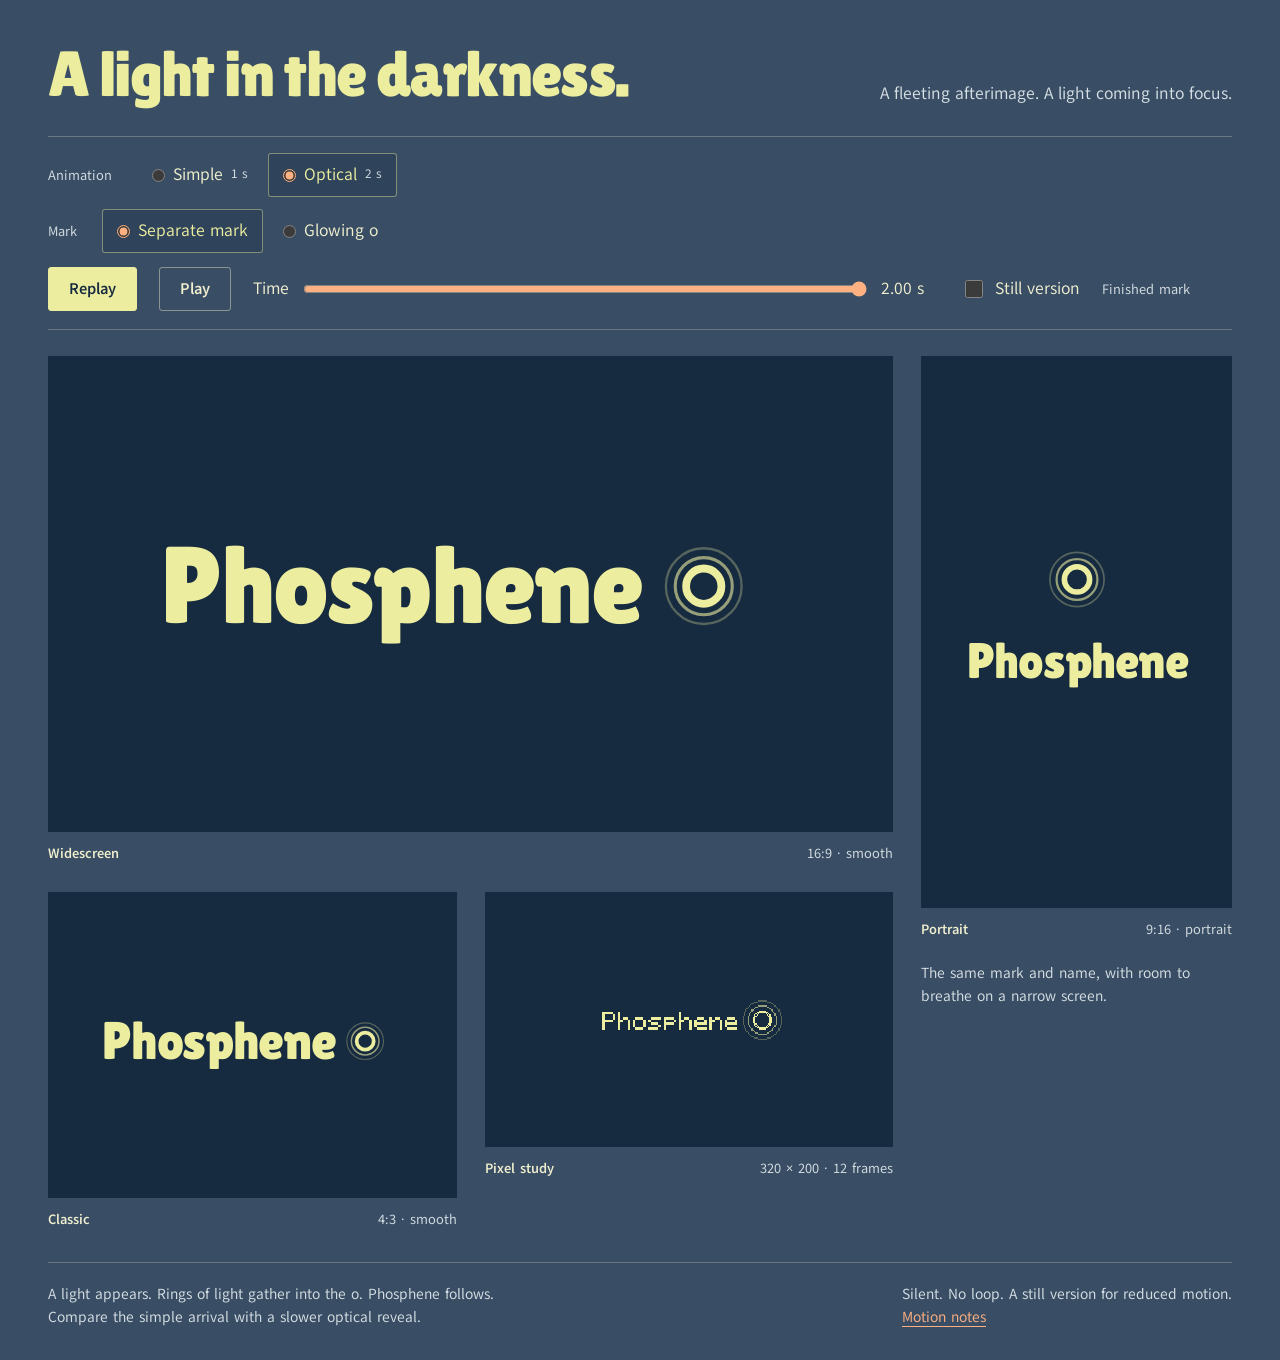
<file: prototypes/ident/index.html>
<!doctype html>
<html lang="en"><head><meta charset="utf-8"><meta name="viewport" content="width=device-width, initial-scale=1"><meta name="robots" content="noindex"><title>Phosphene — a light in the darkness</title><link rel="icon" href="../../public/assets/favicon.svg" type="image/svg+xml"><link rel="stylesheet" href="ident.css"><script src="ident.js" defer></script></head>
<body><main>
<header><h1>A light in the darkness.</h1><p>A fleeting afterimage. A light coming into focus.</p></header>
<div class="controls" hidden>
<fieldset class="variants"><legend>Animation</legend><label><input type="radio" name="variant" value="simple">Simple <small>1 s</small></label><label><input type="radio" name="variant" value="optical" checked>Optical <small>2 s</small></label></fieldset>
<fieldset class="variants treatments"><legend>Mark</legend><label><input type="radio" name="treatment" value="beside" checked>Separate mark</label><label><input type="radio" name="treatment" value="letter">Glowing o</label></fieldset>
<button id="replay" type="button">Replay</button><button id="pause" class="secondary" type="button">Play</button>
<label class="scrubber" for="timeline"><span>Time</span><input id="timeline" type="range" min="0" max="2000" step="10" value="2000"><output id="time" for="timeline">2.00 s</output></label>
<label class="still-control"><input id="still" type="checkbox">Still version</label><span id="status" class="status" role="status">Ready</span></div>
<div class="board">
<figure class="widescreen"><div class="stage"><svg class="ident" viewBox="0 0 520 200" role="img" aria-label="Phosphene"><g transform="translate(449 94) scale(2.1)"><circle class="seed" r="1.8"/><g class="rings"><circle class="core" r="6.8" stroke-width="3"/><circle r="11" stroke-width="1.2" opacity=".6"/><circle r="14.6" stroke-width=".9" opacity=".3"/></g></g><text class="ident-name" x="204" y="124" font-size="88" text-anchor="middle">Phosphene</text></svg></div><figcaption><strong>Widescreen</strong><span>16:9 · smooth</span></figcaption></figure>
<figure class="portrait"><div class="stage"><svg class="ident" viewBox="0 0 320 260" role="img" aria-label="Phosphene"><g transform="translate(160 66) scale(2.25)"><circle class="seed" r="1.8"/><g class="rings"><circle class="core" r="6.8" stroke-width="3"/><circle r="11" stroke-width="1.2" opacity=".6"/><circle r="14.6" stroke-width=".9" opacity=".3"/></g></g><text class="ident-name" x="160" y="186" font-size="61" text-anchor="middle">Phosphene</text></svg></div><figcaption><strong>Portrait</strong><span>9:16 · portrait</span></figcaption><p>The same mark and name, with room to breathe on a narrow screen.</p></figure>
<figure class="classic"><div class="stage"><svg class="ident" viewBox="0 0 520 200" role="img" aria-label="Phosphene"><g transform="translate(449 94) scale(2.1)"><circle class="seed" r="1.8"/><g class="rings"><circle class="core" r="6.8" stroke-width="3"/><circle r="11" stroke-width="1.2" opacity=".6"/><circle r="14.6" stroke-width=".9" opacity=".3"/></g></g><text class="ident-name" x="204" y="124" font-size="88" text-anchor="middle">Phosphene</text></svg></div><figcaption><strong>Classic</strong><span>4:3 · smooth</span></figcaption></figure>
<figure class="pixel"><div class="stage"><svg class="pixel-fallback" viewBox="0 0 320 200" role="img" aria-label="Phosphene, pixel lettering study"><g fill="#eced9f"><rect x="92" y="94" width="2" height="2"/><rect x="94" y="94" width="2" height="2"/><rect x="96" y="94" width="2" height="2"/><rect x="98" y="94" width="2" height="2"/><rect x="92" y="96" width="2" height="2"/><rect x="100" y="96" width="2" height="2"/><rect x="92" y="98" width="2" height="2"/><rect x="100" y="98" width="2" height="2"/><rect x="92" y="100" width="2" height="2"/><rect x="94" y="100" width="2" height="2"/><rect x="96" y="100" width="2" height="2"/><rect x="98" y="100" width="2" height="2"/><rect x="92" y="102" width="2" height="2"/><rect x="92" y="104" width="2" height="2"/><rect x="92" y="106" width="2" height="2"/><rect x="104" y="94" width="2" height="2"/><rect x="104" y="96" width="2" height="2"/><rect x="104" y="98" width="2" height="2"/><rect x="108" y="98" width="2" height="2"/><rect x="110" y="98" width="2" height="2"/><rect x="104" y="100" width="2" height="2"/><rect x="106" y="100" width="2" height="2"/><rect x="112" y="100" width="2" height="2"/><rect x="104" y="102" width="2" height="2"/><rect x="112" y="102" width="2" height="2"/><rect x="104" y="104" width="2" height="2"/><rect x="112" y="104" width="2" height="2"/><rect x="104" y="106" width="2" height="2"/><rect x="112" y="106" width="2" height="2"/><rect x="118" y="98" width="2" height="2"/><rect x="120" y="98" width="2" height="2"/><rect x="122" y="98" width="2" height="2"/><rect x="116" y="100" width="2" height="2"/><rect x="124" y="100" width="2" height="2"/><rect x="116" y="102" width="2" height="2"/><rect x="124" y="102" width="2" height="2"/><rect x="116" y="104" width="2" height="2"/><rect x="124" y="104" width="2" height="2"/><rect x="118" y="106" width="2" height="2"/><rect x="120" y="106" width="2" height="2"/><rect x="122" y="106" width="2" height="2"/><rect x="130" y="98" width="2" height="2"/><rect x="132" y="98" width="2" height="2"/><rect x="134" y="98" width="2" height="2"/><rect x="136" y="98" width="2" height="2"/><rect x="128" y="100" width="2" height="2"/><rect x="130" y="102" width="2" height="2"/><rect x="132" y="102" width="2" height="2"/><rect x="134" y="102" width="2" height="2"/><rect x="136" y="104" width="2" height="2"/><rect x="128" y="106" width="2" height="2"/><rect x="130" y="106" width="2" height="2"/><rect x="132" y="106" width="2" height="2"/><rect x="134" y="106" width="2" height="2"/><rect x="140" y="98" width="2" height="2"/><rect x="142" y="98" width="2" height="2"/><rect x="144" y="98" width="2" height="2"/><rect x="146" y="98" width="2" height="2"/><rect x="140" y="100" width="2" height="2"/><rect x="148" y="100" width="2" height="2"/><rect x="140" y="102" width="2" height="2"/><rect x="142" y="102" width="2" height="2"/><rect x="144" y="102" width="2" height="2"/><rect x="146" y="102" width="2" height="2"/><rect x="140" y="104" width="2" height="2"/><rect x="140" y="106" width="2" height="2"/><rect x="152" y="94" width="2" height="2"/><rect x="152" y="96" width="2" height="2"/><rect x="152" y="98" width="2" height="2"/><rect x="156" y="98" width="2" height="2"/><rect x="158" y="98" width="2" height="2"/><rect x="152" y="100" width="2" height="2"/><rect x="154" y="100" width="2" height="2"/><rect x="160" y="100" width="2" height="2"/><rect x="152" y="102" width="2" height="2"/><rect x="160" y="102" width="2" height="2"/><rect x="152" y="104" width="2" height="2"/><rect x="160" y="104" width="2" height="2"/><rect x="152" y="106" width="2" height="2"/><rect x="160" y="106" width="2" height="2"/><rect x="166" y="98" width="2" height="2"/><rect x="168" y="98" width="2" height="2"/><rect x="170" y="98" width="2" height="2"/><rect x="164" y="100" width="2" height="2"/><rect x="172" y="100" width="2" height="2"/><rect x="164" y="102" width="2" height="2"/><rect x="166" y="102" width="2" height="2"/><rect x="168" y="102" width="2" height="2"/><rect x="170" y="102" width="2" height="2"/><rect x="172" y="102" width="2" height="2"/><rect x="164" y="104" width="2" height="2"/><rect x="166" y="106" width="2" height="2"/><rect x="168" y="106" width="2" height="2"/><rect x="170" y="106" width="2" height="2"/><rect x="172" y="106" width="2" height="2"/><rect x="176" y="98" width="2" height="2"/><rect x="180" y="98" width="2" height="2"/><rect x="182" y="98" width="2" height="2"/><rect x="176" y="100" width="2" height="2"/><rect x="178" y="100" width="2" height="2"/><rect x="184" y="100" width="2" height="2"/><rect x="176" y="102" width="2" height="2"/><rect x="184" y="102" width="2" height="2"/><rect x="176" y="104" width="2" height="2"/><rect x="184" y="104" width="2" height="2"/><rect x="176" y="106" width="2" height="2"/><rect x="184" y="106" width="2" height="2"/><rect x="190" y="98" width="2" height="2"/><rect x="192" y="98" width="2" height="2"/><rect x="194" y="98" width="2" height="2"/><rect x="188" y="100" width="2" height="2"/><rect x="196" y="100" width="2" height="2"/><rect x="188" y="102" width="2" height="2"/><rect x="190" y="102" width="2" height="2"/><rect x="192" y="102" width="2" height="2"/><rect x="194" y="102" width="2" height="2"/><rect x="196" y="102" width="2" height="2"/><rect x="188" y="104" width="2" height="2"/><rect x="190" y="106" width="2" height="2"/><rect x="192" y="106" width="2" height="2"/><rect x="194" y="106" width="2" height="2"/><rect x="196" y="106" width="2" height="2"/></g><g transform="translate(217 100)" fill="none" stroke="#eced9f"><circle r="6.5" stroke-width="2"/><circle r="11" stroke="#969f79"/><circle r="15" stroke="#56645c"/></g></svg><canvas id="pixel" width="320" height="200" role="img" aria-label="Phosphene, pixel animation study" hidden></canvas></div><figcaption><strong>Pixel study</strong><span>320 × 200 · 12 frames</span></figcaption></figure>
</div>
<footer><p>A light appears. Rings of light gather into the o. Phosphene follows.<br>Compare the simple arrival with a slower optical reveal.</p><p>Silent. No loop. A still version for reduced motion.<br><a href="README.md">Motion notes</a></p></footer>
</main></body></html>
</file>
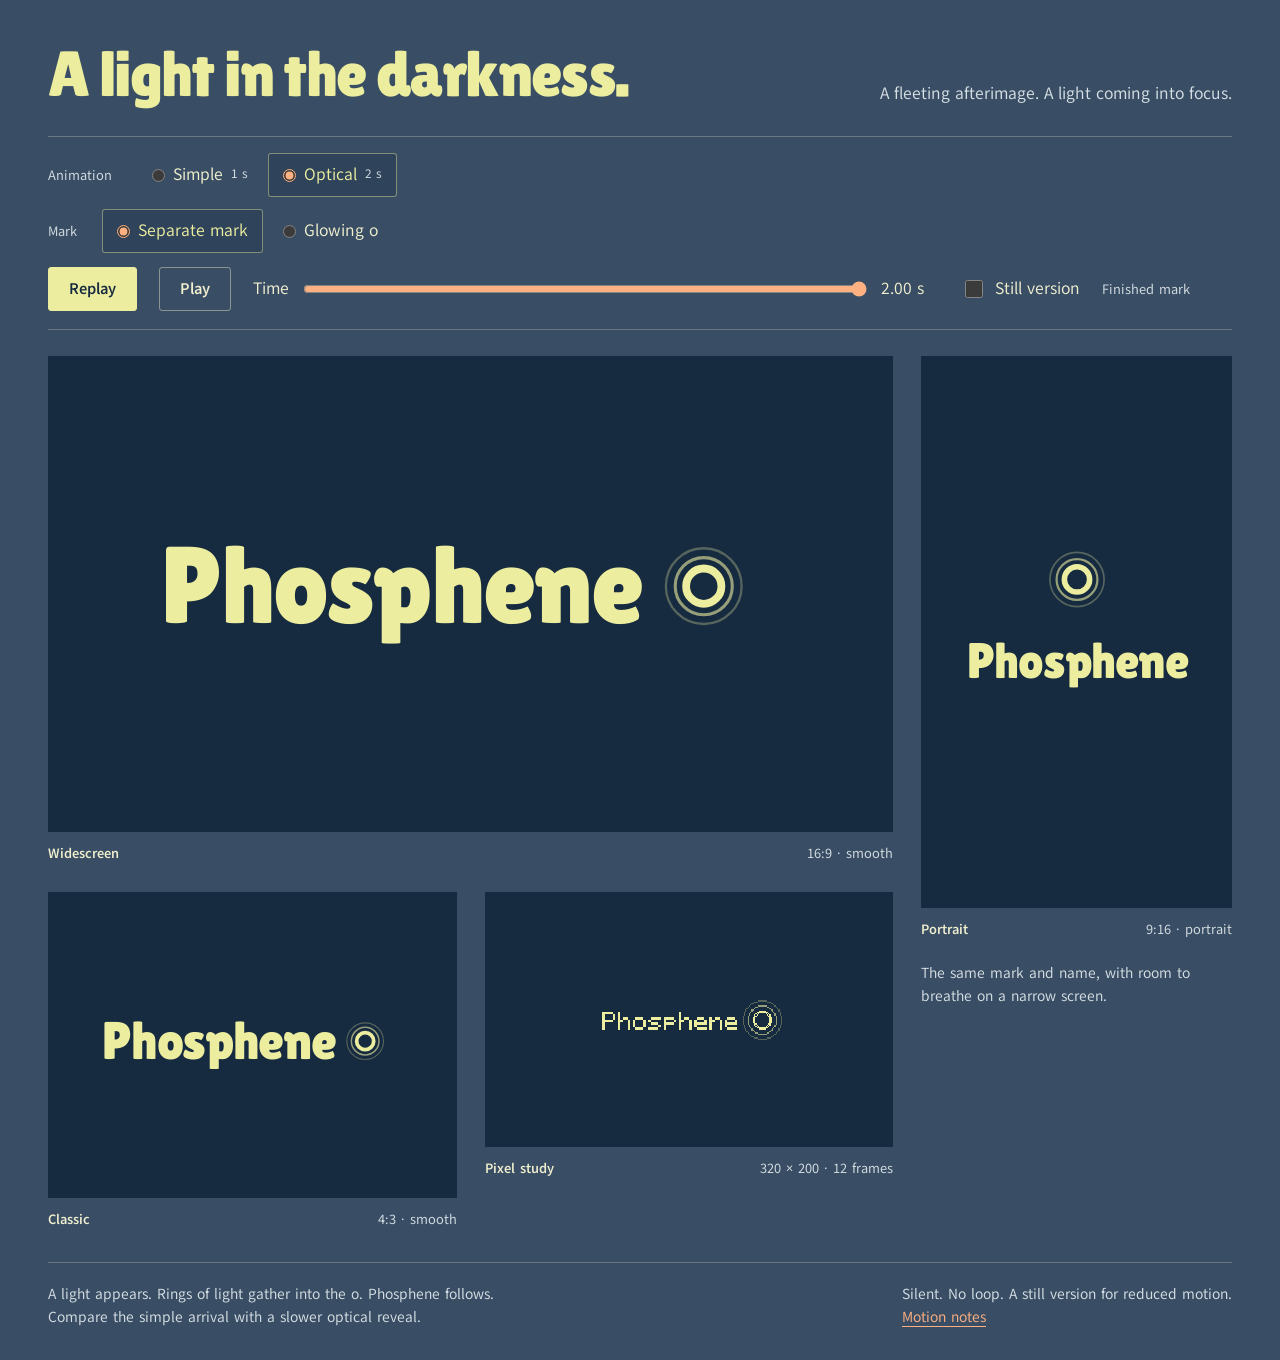
<file: prototypes/ident/preview.html>
<!doctype html>
<html lang="en"><head><meta charset="utf-8"><meta name="viewport" content="width=device-width, initial-scale=1"><meta name="robots" content="noindex"><title>Phosphene — a light in the darkness</title><link rel="icon" href="[data-uri]" type="image/svg+xml"><style>@font-face { font-family: Lilita; src: url('[data-uri]') format('woff2'); font-display: swap; }
@font-face { font-family: Akatab; src: url('[data-uri]') format('woff2'); font-display: swap; }
@font-face { font-family: Akatab; src: url('[data-uri]') format('woff2'); font-weight: 700; font-display: swap; }
:root { color-scheme: dark; font: 17px/1.5 Akatab, sans-serif; background: #394e65; color: #f1efce; --citron: #eced9f; --ink: #162a40; --muted: #d6dfe3; scrollbar-color: #a3b1b8 #394e65; }
* { box-sizing: border-box; }
body { margin: 0; }
main { max-width: 1480px; margin: auto; padding: 42px 48px 32px; }
::selection { color: var(--ink); background: var(--citron); }
:focus-visible { outline: 3px solid #ffb181; outline-offset: 5px; }
[hidden] { display: none !important; }
header { display: flex; justify-content: space-between; align-items: end; gap: 32px; margin-bottom: 30px; }
h1 { font: clamp(38px, 5vw, 66px)/1 Lilita, sans-serif; letter-spacing: -.025em; color: var(--citron); margin: 0; }
header p { max-width: 390px; margin: 0; color: var(--muted); }
.controls { display: flex; flex-wrap: wrap; align-items: center; gap: 12px 22px; padding: 16px 0; border-block: 1px solid #f1efce40; margin-bottom: 26px; }
button { font: 700 16px Akatab, sans-serif; color: var(--ink); background: var(--citron); border: 1px solid var(--citron); border-radius: 3px; padding: 10px 20px; min-height: 44px; cursor: pointer; }
button.secondary { background: transparent; color: #f1efce; border-color: #f1efce70; }
button:hover { background: #f1efce; color: var(--ink); }
button:disabled { opacity: .55; cursor: default; }
.scrubber { display: flex; align-items: center; gap: 12px; flex: 1 1 220px; }
input { accent-color: #ffb181; }
input[type=range] { width: 100%; min-width: 80px; min-height: 44px; cursor: pointer; }
output { min-width: 58px; font-variant-numeric: tabular-nums; }
.still-control { display: flex; align-items: center; gap: 9px; min-height: 44px; cursor: pointer; }
.still-control input { width: 18px; height: 18px; }
.status { color: var(--muted); min-width: 130px; font-size: 14px; }
.board { display: grid; grid-template-columns: 1fr 1fr .76fr; gap: 28px; align-items: start; }
figure { margin: 0; min-width: 0; }
.widescreen { grid-column: 1 / 3; }
.portrait { grid-column: 3; grid-row: 1 / 3; }
.stage { display: grid; place-items: center; position: relative; background: var(--ink); overflow: hidden; aspect-ratio: 16/9; }
.portrait .stage { aspect-ratio: 9/16; }
.classic .stage { aspect-ratio: 4/3; }
.pixel .stage { aspect-ratio: 8/5; }
.ident { width: 76%; max-height: 70%; color: var(--citron); overflow: visible; }
.portrait .ident { width: 85%; }
.ident text { font-family: Lilita, sans-serif; fill: currentColor; letter-spacing: -.025em; }
.rings { fill: none; stroke: currentColor; }
.seed { fill: currentColor; opacity: 0; }
canvas, .pixel-fallback { display: block; width: 100%; height: 100%; image-rendering: pixelated; }
figcaption { display: flex; justify-content: space-between; gap: 14px; padding-top: 11px; font-size: 14px; color: var(--muted); }
figcaption strong { color: #f1efce; font-weight: 700; }
.portrait p { font-size: 15px; color: var(--muted); margin: 22px 0 0; }
footer { border-top: 1px solid #f1efce40; margin-top: 32px; padding-top: 20px; display: flex; justify-content: space-between; gap: 28px; color: var(--muted); font-size: 15px; }
footer p { max-width: 65ch; margin: 0; }
footer a { color: #ffb181; text-underline-offset: .25em; }
@media (max-width: 850px) { main { padding: 28px 24px; } header { display: block; } header p { margin-top: 16px; } .board { gap: 24px; grid-template-columns: 1fr 1fr; } .widescreen { grid-column: 1; } .portrait { grid-column: 2; grid-row: 1 / 3; } .classic { grid-column: 1; } .pixel { grid-column: 1 / 3; max-width: 480px; width: 100%; } footer { display: block; } footer p + p { margin-top: 12px; } }
@media (max-width: 520px) { main { padding: 26px 20px; } .board { grid-template-columns: 1fr; gap: 30px; } .board figure { grid-column: auto; grid-row: auto; } .portrait { max-width: 280px; width: 100%; justify-self: center; } .controls { gap: 10px 16px; } .scrubber { flex-basis: 100%; } .status { min-width: 0; } }
@media (prefers-reduced-motion: reduce) { *, *::before, *::after { scroll-behavior: auto !important; } }

.variants { display: flex; gap: 5px; padding: 0; border: 0; margin: 0; flex: 1 0 100%; align-items: center; }
.variants legend { float: left; margin-right: 20px; padding: 0; color: var(--muted); font-size: 14px; }
.variants label { display: flex; align-items: center; gap: 8px; padding: 8px 14px; min-height: 44px; cursor: pointer; border: 1px solid transparent; border-radius: 3px; }
.variants label:has(input:checked) { border-color: #eced9f70; background: #162a4040; color: var(--citron); }
.variants small { font-size: 13px; color: var(--muted); }
.variants input { margin: 0; }
.optical-layer { pointer-events: none; opacity: 0; }
@media (max-width: 520px) { .variants legend { margin-right: 8px; } .variants label { padding-inline: 8px; } }
@media (max-width: 520px) { .variants legend { float: none; width: 100%; margin: 0 0 8px; } .variants label { white-space: nowrap; } }
</style></head>
<body><main>
<header><h1>A light in the darkness.</h1><p>A fleeting afterimage. A light coming into focus.</p></header>
<div class="controls" hidden>
<fieldset class="variants"><legend>Animation</legend><label><input type="radio" name="variant" value="simple">Simple <small>1 s</small></label><label><input type="radio" name="variant" value="optical" checked>Optical <small>2 s</small></label></fieldset>
<fieldset class="variants treatments"><legend>Mark</legend><label><input type="radio" name="treatment" value="beside" checked>Separate mark</label><label><input type="radio" name="treatment" value="letter">Glowing o</label></fieldset>
<button id="replay" type="button">Replay</button><button id="pause" class="secondary" type="button">Play</button>
<label class="scrubber" for="timeline"><span>Time</span><input id="timeline" type="range" min="0" max="2000" step="10" value="2000"><output id="time" for="timeline">2.00 s</output></label>
<label class="still-control"><input id="still" type="checkbox">Still version</label><span id="status" class="status" role="status">Ready</span></div>
<div class="board">
<figure class="widescreen"><div class="stage"><svg class="ident" viewBox="0 0 520 200" role="img" aria-label="Phosphene"><g transform="translate(449 94) scale(2.1)"><circle class="seed" r="1.8"/><g class="rings"><circle class="core" r="6.8" stroke-width="3"/><circle r="11" stroke-width="1.2" opacity=".6"/><circle r="14.6" stroke-width=".9" opacity=".3"/></g></g><text class="ident-name" x="204" y="124" font-size="88" text-anchor="middle">Phosphene</text></svg></div><figcaption><strong>Widescreen</strong><span>16:9 · smooth</span></figcaption></figure>
<figure class="portrait"><div class="stage"><svg class="ident" viewBox="0 0 320 260" role="img" aria-label="Phosphene"><g transform="translate(160 66) scale(2.25)"><circle class="seed" r="1.8"/><g class="rings"><circle class="core" r="6.8" stroke-width="3"/><circle r="11" stroke-width="1.2" opacity=".6"/><circle r="14.6" stroke-width=".9" opacity=".3"/></g></g><text class="ident-name" x="160" y="186" font-size="61" text-anchor="middle">Phosphene</text></svg></div><figcaption><strong>Portrait</strong><span>9:16 · portrait</span></figcaption><p>The same mark and name, with room to breathe on a narrow screen.</p></figure>
<figure class="classic"><div class="stage"><svg class="ident" viewBox="0 0 520 200" role="img" aria-label="Phosphene"><g transform="translate(449 94) scale(2.1)"><circle class="seed" r="1.8"/><g class="rings"><circle class="core" r="6.8" stroke-width="3"/><circle r="11" stroke-width="1.2" opacity=".6"/><circle r="14.6" stroke-width=".9" opacity=".3"/></g></g><text class="ident-name" x="204" y="124" font-size="88" text-anchor="middle">Phosphene</text></svg></div><figcaption><strong>Classic</strong><span>4:3 · smooth</span></figcaption></figure>
<figure class="pixel"><div class="stage"><svg class="pixel-fallback" viewBox="0 0 320 200" role="img" aria-label="Phosphene, pixel lettering study"><g fill="#eced9f"><rect x="92" y="94" width="2" height="2"/><rect x="94" y="94" width="2" height="2"/><rect x="96" y="94" width="2" height="2"/><rect x="98" y="94" width="2" height="2"/><rect x="92" y="96" width="2" height="2"/><rect x="100" y="96" width="2" height="2"/><rect x="92" y="98" width="2" height="2"/><rect x="100" y="98" width="2" height="2"/><rect x="92" y="100" width="2" height="2"/><rect x="94" y="100" width="2" height="2"/><rect x="96" y="100" width="2" height="2"/><rect x="98" y="100" width="2" height="2"/><rect x="92" y="102" width="2" height="2"/><rect x="92" y="104" width="2" height="2"/><rect x="92" y="106" width="2" height="2"/><rect x="104" y="94" width="2" height="2"/><rect x="104" y="96" width="2" height="2"/><rect x="104" y="98" width="2" height="2"/><rect x="108" y="98" width="2" height="2"/><rect x="110" y="98" width="2" height="2"/><rect x="104" y="100" width="2" height="2"/><rect x="106" y="100" width="2" height="2"/><rect x="112" y="100" width="2" height="2"/><rect x="104" y="102" width="2" height="2"/><rect x="112" y="102" width="2" height="2"/><rect x="104" y="104" width="2" height="2"/><rect x="112" y="104" width="2" height="2"/><rect x="104" y="106" width="2" height="2"/><rect x="112" y="106" width="2" height="2"/><rect x="118" y="98" width="2" height="2"/><rect x="120" y="98" width="2" height="2"/><rect x="122" y="98" width="2" height="2"/><rect x="116" y="100" width="2" height="2"/><rect x="124" y="100" width="2" height="2"/><rect x="116" y="102" width="2" height="2"/><rect x="124" y="102" width="2" height="2"/><rect x="116" y="104" width="2" height="2"/><rect x="124" y="104" width="2" height="2"/><rect x="118" y="106" width="2" height="2"/><rect x="120" y="106" width="2" height="2"/><rect x="122" y="106" width="2" height="2"/><rect x="130" y="98" width="2" height="2"/><rect x="132" y="98" width="2" height="2"/><rect x="134" y="98" width="2" height="2"/><rect x="136" y="98" width="2" height="2"/><rect x="128" y="100" width="2" height="2"/><rect x="130" y="102" width="2" height="2"/><rect x="132" y="102" width="2" height="2"/><rect x="134" y="102" width="2" height="2"/><rect x="136" y="104" width="2" height="2"/><rect x="128" y="106" width="2" height="2"/><rect x="130" y="106" width="2" height="2"/><rect x="132" y="106" width="2" height="2"/><rect x="134" y="106" width="2" height="2"/><rect x="140" y="98" width="2" height="2"/><rect x="142" y="98" width="2" height="2"/><rect x="144" y="98" width="2" height="2"/><rect x="146" y="98" width="2" height="2"/><rect x="140" y="100" width="2" height="2"/><rect x="148" y="100" width="2" height="2"/><rect x="140" y="102" width="2" height="2"/><rect x="142" y="102" width="2" height="2"/><rect x="144" y="102" width="2" height="2"/><rect x="146" y="102" width="2" height="2"/><rect x="140" y="104" width="2" height="2"/><rect x="140" y="106" width="2" height="2"/><rect x="152" y="94" width="2" height="2"/><rect x="152" y="96" width="2" height="2"/><rect x="152" y="98" width="2" height="2"/><rect x="156" y="98" width="2" height="2"/><rect x="158" y="98" width="2" height="2"/><rect x="152" y="100" width="2" height="2"/><rect x="154" y="100" width="2" height="2"/><rect x="160" y="100" width="2" height="2"/><rect x="152" y="102" width="2" height="2"/><rect x="160" y="102" width="2" height="2"/><rect x="152" y="104" width="2" height="2"/><rect x="160" y="104" width="2" height="2"/><rect x="152" y="106" width="2" height="2"/><rect x="160" y="106" width="2" height="2"/><rect x="166" y="98" width="2" height="2"/><rect x="168" y="98" width="2" height="2"/><rect x="170" y="98" width="2" height="2"/><rect x="164" y="100" width="2" height="2"/><rect x="172" y="100" width="2" height="2"/><rect x="164" y="102" width="2" height="2"/><rect x="166" y="102" width="2" height="2"/><rect x="168" y="102" width="2" height="2"/><rect x="170" y="102" width="2" height="2"/><rect x="172" y="102" width="2" height="2"/><rect x="164" y="104" width="2" height="2"/><rect x="166" y="106" width="2" height="2"/><rect x="168" y="106" width="2" height="2"/><rect x="170" y="106" width="2" height="2"/><rect x="172" y="106" width="2" height="2"/><rect x="176" y="98" width="2" height="2"/><rect x="180" y="98" width="2" height="2"/><rect x="182" y="98" width="2" height="2"/><rect x="176" y="100" width="2" height="2"/><rect x="178" y="100" width="2" height="2"/><rect x="184" y="100" width="2" height="2"/><rect x="176" y="102" width="2" height="2"/><rect x="184" y="102" width="2" height="2"/><rect x="176" y="104" width="2" height="2"/><rect x="184" y="104" width="2" height="2"/><rect x="176" y="106" width="2" height="2"/><rect x="184" y="106" width="2" height="2"/><rect x="190" y="98" width="2" height="2"/><rect x="192" y="98" width="2" height="2"/><rect x="194" y="98" width="2" height="2"/><rect x="188" y="100" width="2" height="2"/><rect x="196" y="100" width="2" height="2"/><rect x="188" y="102" width="2" height="2"/><rect x="190" y="102" width="2" height="2"/><rect x="192" y="102" width="2" height="2"/><rect x="194" y="102" width="2" height="2"/><rect x="196" y="102" width="2" height="2"/><rect x="188" y="104" width="2" height="2"/><rect x="190" y="106" width="2" height="2"/><rect x="192" y="106" width="2" height="2"/><rect x="194" y="106" width="2" height="2"/><rect x="196" y="106" width="2" height="2"/></g><g transform="translate(217 100)" fill="none" stroke="#eced9f"><circle r="6.5" stroke-width="2"/><circle r="11" stroke="#969f79"/><circle r="15" stroke="#56645c"/></g></svg><canvas id="pixel" width="320" height="200" role="img" aria-label="Phosphene, pixel animation study" hidden></canvas></div><figcaption><strong>Pixel study</strong><span>320 × 200 · 12 frames</span></figcaption></figure>
</div>
<footer><p>A light appears. Rings of light gather into the o. Phosphene follows.<br>Compare the simple arrival with a slower optical reveal.</p><p>Silent. No loop. A still version for reduced motion.<br><a href="README.md">Motion notes</a></p></footer>
</main><script>const GLYPHS = {"P": ["11110", "10001", "10001", "11110", "10000", "10000", "10000"], "h": ["10000", "10000", "10110", "11001", "10001", "10001", "10001"], "o": ["00000", "00000", "01110", "10001", "10001", "10001", "01110"], "s": ["00000", "00000", "01111", "10000", "01110", "00001", "11110"], "p": ["00000", "00000", "11110", "10001", "11110", "10000", "10000"], "e": ["00000", "00000", "01110", "10001", "11111", "10000", "01111"], "n": ["00000", "00000", "10110", "11001", "10001", "10001", "10001"]};

let variant = 'optical';
let treatment = 'beside';
let duration = 2000;
const controls = document.querySelector('.controls');
const timeline = document.querySelector('#timeline');
const time = document.querySelector('#time');
const replay = document.querySelector('#replay');
const pause = document.querySelector('#pause');
const still = document.querySelector('#still');
const status = document.querySelector('#status');
const marks = [...document.querySelectorAll('.ident')];
const canvas = document.querySelector('#pixel');
const context = canvas.getContext('2d');
const variants = [...document.querySelectorAll('input[name="variant"]')];
const treatments = [...document.querySelectorAll('input[name="treatment"]')];
const motionPreference = matchMedia('(prefers-reduced-motion: reduce)');
let elapsed = duration;
let running = false;
let request = null;
let started = 0;
let pixelFrame = -1;

// The mark: a bold core ring with two fainter halos, in a 32-unit box centred on the origin.
const RINGS = [{ r: 6.8, opacity: 1 }, { r: 11, opacity: .6 }, { r: 14.6, opacity: .3 }];
// The halos follow the core outwards, like an afterglow spreading.
const RING_DELAY = { simple: 60, optical: 120 };
// Pixel study colours: citron, and citron mixed into ink at 60% and 30% for the halos.
const PIXEL_RINGS = ['#eced9f', '#969f79', '#56645c'];

const clamp = value => Math.max(0, Math.min(1, value));
const progress = (ms, start, end) => clamp((ms - start) / (end - start));
const settle = value => 1 - (1 - value) ** 4;
const reduced = () => still.checked || motionPreference.matches;
const pulse = (ms, start, peak, end) => settle(progress(ms, start, peak)) * (1 - settle(progress(ms, peak, end)));
const svgElement = (name, attributes = {}) => {
  const node = document.createElementNS('http://www.w3.org/2000/svg', name);
  for (const [key, value] of Object.entries(attributes)) node.setAttribute(key, String(value));
  return node;
};

// Optical layers are bounded to each mark, leaving the background perfectly still.
const opticalMarks = marks.map((mark, index) => {
  const rings = mark.querySelector('.rings');
  const star = rings.parentElement;
  const name = mark.querySelector('.ident-name');
  const original = { star: star.getAttribute('transform'), x: name.getAttribute('x'), y: name.getAttribute('y') };
  const before = svgElement('tspan'); before.textContent = 'Ph';
  const letter = svgElement('tspan', { class: 'letter-o' }); letter.textContent = 'o';
  const after = svgElement('tspan'); after.textContent = 'sphene';
  name.textContent = '';
  name.append(before, letter, after);
  const id = `optical-light-${index}`;
  const defs = svgElement('defs');
  const gradient = svgElement('radialGradient', { id });
  for (const [offset, color, opacity] of [[0, '#f1efce', .65], [.12, '#eced9f', .35], [.36, '#8fe8df', .10], [1, '#8fe8df', 0]]) {
    gradient.append(svgElement('stop', { offset, 'stop-color': color, 'stop-opacity': opacity }));
  }
  const revealId = `optical-reveal-${index}`;
  const revealGradient = svgElement('linearGradient', { id: `${revealId}-light`, gradientUnits: 'userSpaceOnUse', x1: 0, x2: 60 });
  revealGradient.append(svgElement('stop', { offset: 0, 'stop-color': '#000' }), svgElement('stop', { offset: 1, 'stop-color': '#fff' }));
  const revealMask = svgElement('mask', { id: revealId, maskUnits: 'userSpaceOnUse', x: -50, y: -50, width: 620, height: 360 });
  const revealRect = svgElement('rect', { x: -50, y: -50, width: 620, height: 360, fill: `url(#${revealId}-light)` });
  revealMask.append(revealRect);
  const burst = svgElement('radialGradient', { id: `${revealId}-burst`, gradientUnits: 'userSpaceOnUse', r: 1 });
  burst.append(svgElement('stop', { offset: 0, 'stop-color': '#fff' }), svgElement('stop', { offset: .72, 'stop-color': '#fff' }), svgElement('stop', { offset: 1, 'stop-color': '#000' }));
  defs.append(gradient, revealGradient, burst, revealMask);
  mark.prepend(defs);
  const field = svgElement('circle', { r: 54, fill: `url(#${id})`, class: 'optical-layer' });
  star.prepend(field);
  const echoes = ['#8fe8df', '#c6a5ee'].map(color => {
    const ring = svgElement('ellipse', { rx: 34, ry: 24, fill: 'none', stroke: color, 'stroke-width': .65, class: 'optical-layer' });
    star.insertBefore(ring, rings);
    return ring;
  });
  const ghostRings = ['#8fe8df', '#c6a5ee'].map(color => {
    const ghost = rings.cloneNode(true);
    ghost.setAttribute('class', 'optical-layer');
    ghost.setAttribute('fill', 'none');
    ghost.setAttribute('stroke', color);
    star.insertBefore(ghost, rings);
    return ghost;
  });
  const ghostNames = ['#8fe8df', '#c6a5ee'].map(color => {
    const ghost = name.cloneNode(true);
    ghost.setAttribute('class', 'optical-layer');
    ghost.style.fill = color;
    mark.insertBefore(ghost, name);
    return ghost;
  });
  return { star, original, letter, burst, revealRect, revealId, revealGradient, viewWidth: mark.viewBox.baseVal.width, rings: [...rings.children], ghostRings: ghostRings.map(ghost => [...ghost.children]), name, seed: mark.querySelector('.seed'), field, echoes, ghostNames };
});

function positionMarks() {
  const integrated = treatment === 'letter';
  for (const part of opticalMarks) {
    const width = part.viewWidth;
    const y = integrated && width === 320 ? 151 : Number(part.original.y);
    for (const name of [part.name, ...part.ghostNames]) {
      name.setAttribute('x', integrated ? width / 2 : part.original.x);
      name.setAttribute('y', y);
      name.querySelector('.letter-o').style.opacity = integrated ? '0' : '1';
    }
    // Actual loaded-font advance; Lilita's o outline is x=26..487, y=-10..510 / 1000 em.
    const fontSize = Number(part.name.getAttribute('font-size'));
    const start = part.name.getStartPositionOfChar(2);
    part.letterX = start.x + .2565 * fontSize;
    part.letterY = y - .25 * fontSize;
    // In the o position the core ring's centre line sits on the middle of Lilita's o stroke,
    // stretched to the letter's proportions (461 × 520 units).
    const ringScale = fontSize * .17 / 6.8;
    part.star.setAttribute('transform', integrated ? `translate(${part.letterX} ${part.letterY}) scale(${ringScale} ${ringScale * 1.13})` : part.original.star);
    part.rings[0].style.strokeWidth = integrated ? '4.4' : '3';
    part.burst.setAttribute('cx', part.letterX);
    part.burst.setAttribute('cy', part.letterY);
    part.revealRect.setAttribute('fill', `url(#${part.revealId}-${integrated ? 'burst' : 'light'})`);
  }
}

// Integer Bresenham lines avoid anti-aliased edges in the pixel study.
function pixelLine(x0, y0, x1, y1) {
  const dx = Math.abs(x1 - x0), dy = -Math.abs(y1 - y0);
  const sx = x0 < x1 ? 1 : -1, sy = y0 < y1 ? 1 : -1;
  let error = dx + dy;
  while (true) {
    context.fillRect(x0, y0, 1, 1);
    if (x0 === x1 && y0 === y1) break;
    const twice = 2 * error;
    if (twice >= dy) { error += dy; x0 += sx; }
    if (twice <= dx) { error += dx; y0 += sy; }
  }
}

// Integer midpoint circle, one pixel wide.
function pixelCircle(cx, cy, r) {
  let x = r, y = 0, error = 1 - r;
  while (x >= y) {
    for (const [px, py] of [[x, y], [y, x], [-y, x], [-x, y], [-x, -y], [-y, -x], [y, -x], [x, -y]]) context.fillRect(cx + px, cy + py, 1, 1);
    y++;
    if (error < 0) error += 2 * y + 1;
    else { x--; error += 2 * (y - x) + 1; }
  }
}

function drawPixel(ms) {
  if (!context) return;
  const frame = Math.min(11, Math.floor(ms / duration * 11));
  if (frame === pixelFrame) return;
  pixelFrame = frame;
  const tick = frame / 11 * duration;
  const optical = variant === 'optical';
  context.fillStyle = '#162a40';
  context.fillRect(0, 0, 320, 200);
  const integrated = treatment === 'letter';
  const starX = integrated ? 137 : 217;
  const starY = integrated ? 102 : 100;
  const originX = integrated ? 109 : 92;
  const letterMorph = integrated ? (optical ? progress(tick, 1120, 1640) : progress(tick, 480, 800)) : 0;
  // Ring radii in pixels: beside the name the mark is 32 pixels across; in the o, it matches the 10-pixel glyph.
  const radii = integrated ? [4, 6, 8] : [7, 11, 15];
  const delay = optical ? RING_DELAY.optical : RING_DELAY.simple;
  const separation = optical ? Math.round(3 * (1 - settle(progress(tick, 700, 1500)))) : 0;
  if (optical && tick > 0 && tick < 1000) {
    const ring = Math.round((integrated ? 11 : 25) * (1 - settle(progress(tick, 150, 1050))) + 2);
    for (const [offset, color] of [[-separation, '#8fe8df'], [separation, '#c6a5ee']]) {
      context.fillStyle = color;
      for (let i = 0; i < 32; i++) {
        const a = i * Math.PI / 16;
        context.fillRect(starX + offset + Math.round(Math.cos(a) * ring), starY + Math.round(Math.sin(a) * ring * .7), 1, 1);
      }
    }
  }
  if (frame > 0 && (!optical || tick > 600) && letterMorph < 1) {
    const passes = separation ? [[-separation, '#8fe8df'], [separation, '#c6a5ee'], [0, null]] : [[0, null]];
    for (const [offset, fringe] of passes) {
      radii.forEach((target, ring) => {
        // The halos dim first as the light withdraws into the letter.
        if (ring > 0 && letterMorph > .4) return;
        const grow = settle(optical ? progress(tick, 650 + ring * delay, 1250 + ring * delay) : progress(tick, 120 + ring * delay, 640 + ring * delay));
        const r = Math.round(target * grow);
        if (r < 1) return;
        context.fillStyle = fringe || PIXEL_RINGS[ring];
        pixelCircle(starX + offset, starY, r);
        // The core is two pixels thick, matching the lettering.
        if (ring === 0 && r > 1) pixelCircle(starX + offset, starY, r - 1);
      });
    }
  }
  context.fillStyle = '#eced9f';
  const reveal = Math.round(108 * settle(optical ? progress(tick, 1080, 1850) : progress(tick, 390, 950)));
  [...'Phosphene'].forEach((letter, index) => {
    if (integrated && letter === 'o' && letterMorph < 1) {
      // Grow the actual letter outline as the light withdraws from its centre.
      // Two integer-pixel stages bridge the rings to the two-pixel type.
      if (letterMorph > 0) {
        const weight = letterMorph < .5 ? 1 : 2;
        GLYPHS.o.forEach((row, y) => [...row].forEach((bit, x) => {
          if (bit === '1') context.fillRect(originX + index * 12 + x * 2, 94 + y * 2, weight, weight);
        }));
      }
      return;
    }
    GLYPHS[letter].forEach((row, y) => {
      [...row].forEach((bit, x) => {
        const column = index * 12 + x * 2;
        const visible = integrated ? Math.abs(column - 28) <= reveal : (optical ? column >= 108 - reveal : column < reveal);
        if (bit === '1' && visible) context.fillRect(originX + column, 94 + y * 2, 2, 2);
      });
    });
  });
}

function render(ms) {
  elapsed = Math.max(0, Math.min(duration, ms));
  const optical = variant === 'optical';
  const delay = optical ? RING_DELAY.optical : RING_DELAY.simple;
  const grow = RINGS.map((_, ring) => settle(optical ? progress(elapsed, 650 + ring * delay, 1250 + ring * delay) : progress(elapsed, 120 + ring * delay, 640 + ring * delay)));
  const name = settle(optical ? progress(elapsed, 1080, 1850) : progress(elapsed, 390, 950));
  const letterMorph = treatment === 'letter' ? (optical ? progress(elapsed, 1120, 1640) : progress(elapsed, 480, 800)) : 0;
  const letterOpacity = letterMorph * letterMorph * (3 - 2 * letterMorph);
  const nameOpacity = optical ? progress(elapsed, 1080, 1650) : progress(elapsed, 390, 650);
  const seed = optical ? pulse(elapsed, 380, 680, 1250) : progress(elapsed, 20, 100) * (1 - progress(elapsed, 240, 620));
  const focus = settle(progress(elapsed, 160, 1100));
  const afterimage = optical ? pulse(elapsed, 30, 320, 1150) : 0;
  const fringe = optical ? pulse(elapsed, 560, 850, 1510) : 0;
  const separation = 3.8 * (1 - settle(progress(elapsed, 600, 1480)));
  const mask = optical ? `inset(0 0 0 ${(1 - name) * 100}%)` : `inset(0 ${(1 - name) * 100}% 0 0)`;
  for (const part of opticalMarks) {
    part.star.style.opacity = String(1 - letterMorph);
    for (const name of [part.name, ...part.ghostNames]) {
      name.querySelector('.letter-o').style.opacity = treatment === 'letter' ? String(letterOpacity) : '1';
    }
    // Each ring grows from the centre; the halos fade as the core becomes the printed o.
    RINGS.forEach((ring, index) => {
      const circle = part.rings[index];
      circle.setAttribute('r', (ring.r * grow[index]).toFixed(3));
      const fade = index ? 1 - letterMorph : 1;
      circle.style.opacity = String(ring.opacity * Math.min(1, grow[index] * 1.5) * fade);
    });
    part.seed.style.opacity = String(seed);
    part.name.style.opacity = String(nameOpacity);
    const edge = (part.viewWidth + 100) * (1 - name) - 100;
    part.revealGradient.setAttribute('x1', edge);
    part.revealGradient.setAttribute('x2', edge + 60);
    part.burst.setAttribute('r', Math.max(.01, name * part.viewWidth * 1.2));
    const opticalMask = (optical || treatment === 'letter') && name < 1 ? `url(#${part.revealId})` : 'none';
    part.name.style.mask = opticalMask;
    part.name.style.clipPath = optical || treatment === 'letter' || name === 1 ? 'none' : mask;
    part.name.style.filter = optical && elapsed < 1850 ? `blur(${2.2 * (1 - settle(progress(elapsed, 1100, 1850)))}px)` : 'none';
    part.field.style.opacity = String(optical ? pulse(elapsed, 80, 580, 1600) * .8 : 0);
    part.field.setAttribute('transform', `scale(${1.15 - focus * .72} ${.8 - focus * .37})`);
    part.echoes.forEach((ring, index) => {
      const sign = index ? 1 : -1;
      ring.style.opacity = String(afterimage * .55);
      ring.style.filter = `blur(${1.8 - focus * 1.2}px)`;
      ring.setAttribute('transform', `translate(${sign * (5 - focus * 4)} ${sign * 1.5}) scale(${1.1 - focus * .84})`);
    });
    part.ghostRings.forEach((ghost, index) => {
      ghost.forEach((circle, ring) => {
        circle.setAttribute('r', (RINGS[ring].r * grow[ring]).toFixed(3));
        circle.style.opacity = String(fringe * .65 * RINGS[ring].opacity);
        circle.style.filter = `blur(${(1 - grow[ring]) * 1.3}px)`;
        circle.setAttribute('transform', `translate(${(index ? 1 : -1) * separation} 0)`);
      });
    });
    part.ghostNames.forEach((ghost, index) => {
      const strength = optical ? pulse(elapsed, 1080, 1290, 1780) * .45 : 0;
      ghost.style.opacity = String(strength);
      ghost.style.mask = opticalMask;
      ghost.style.clipPath = 'none';
      ghost.style.filter = 'blur(.5px)';
      ghost.setAttribute('transform', `translate(${(index ? 1 : -1) * 4 * (1 - settle(progress(elapsed, 1120, 1780)))} 0)`);
    });
  }
  drawPixel(elapsed);
  timeline.value = String(Math.round(elapsed));
  timeline.setAttribute('aria-valuetext', `${(elapsed / 1000).toFixed(2)} seconds`);
  time.value = `${(elapsed / 1000).toFixed(2)} s`;
}

function stop(message) {
  if (request !== null) cancelAnimationFrame(request);
  request = null;
  running = false;
  pause.textContent = 'Play';
  status.textContent = message;
}

function tick(now) {
  request = null;
  if (!running) return;
  render(now - started);
  if (elapsed >= duration) stop('Finished mark');
  else request = requestAnimationFrame(tick);
}

function play(fromStart = false) {
  if (reduced()) { render(duration); stop('Still version'); return; }
  stop('Playing');
  if (fromStart || elapsed >= duration) render(0);
  running = true;
  pause.textContent = 'Pause';
  started = performance.now() - elapsed;
  request = requestAnimationFrame(tick);
}

function applyMotionPreference() {
  stop(reduced() ? 'Still version' : 'Finished mark');
  render(duration);
  still.disabled = motionPreference.matches;
  still.checked = motionPreference.matches || still.checked;
  replay.disabled = reduced();
  pause.disabled = reduced();
  timeline.disabled = reduced();
  if (motionPreference.matches) status.textContent = 'System: reduced motion';
}

variants.forEach(input => input.addEventListener('change', () => {
  if (!input.checked) return;
  stop('Finished mark');
  variant = input.value;
  duration = variant === 'optical' ? 2000 : 1000;
  timeline.max = String(duration);
  pixelFrame = -1;
  if (reduced()) applyMotionPreference();
  else play(true);
}));

treatments.forEach(input => input.addEventListener('change', () => {
  if (!input.checked) return;
  stop('Finished mark');
  treatment = input.value;
  positionMarks();
  pixelFrame = -1;
  if (reduced()) applyMotionPreference();
  else play(true);
}));

replay.addEventListener('click', () => play(true));
pause.addEventListener('click', () => running ? stop('Paused') : play());
timeline.addEventListener('input', () => {
  stop('Paused');
  render(Number(timeline.value));
});
still.addEventListener('change', applyMotionPreference);
motionPreference.addEventListener('change', applyMotionPreference);
document.addEventListener('visibilitychange', () => {
  if (document.hidden && running) stop('Paused');
});
window.addEventListener('pagehide', () => stop('Paused'));

// The static SVG remains available if canvas is unavailable or scripts fail.
if (context) {
  drawPixel(duration);
  canvas.hidden = false;
  document.querySelector('.pixel-fallback').setAttribute('hidden', '');
}
positionMarks();
controls.hidden = false;
applyMotionPreference();
// Start only on request; the board stays usable while fonts load or fail.
document.fonts.ready.then(() => { positionMarks(); render(elapsed); });
</script></body></html>
</file>
<file: public/styles.css>
@font-face {
  font-family: Lilita;
  src: url('assets/fonts/LilitaOne-Regular.woff2') format('woff2');
  font-display: swap;
}
@font-face {
  font-family: Akatab;
  src: url('assets/fonts/Akatab-Regular.woff2') format('woff2');
  font-display: swap;
}
@font-face {
  font-family: Akatab;
  src: url('assets/fonts/Akatab-Bold.woff2') format('woff2');
  font-weight: 700;
  font-display: swap;
}
@font-face {
  font-family: Caveat;
  src: url('assets/fonts/caveat.woff2') format('woff2');
  font-display: swap;
}

:root {
  color-scheme: dark;
  --slate: #394e65;
  --ink: #162a40;
  --paper: #f1efce;
  --citron: #eced9f;
  --orange: #ffb181;
  --muted: #d6dfe3;
  --rule: #f1efce40;
  --ease: cubic-bezier(.2, .7, .2, 1);
  font: 18px/1.5 Akatab, sans-serif;
  background: var(--slate);
  color: var(--paper);
  scrollbar-color: #a3b1b8 var(--slate);
}
* { box-sizing: border-box; }
body { margin: 0; min-width: 320px; -webkit-font-smoothing: antialiased; }
::selection { background: var(--citron); color: var(--ink); }
button, input { font: inherit; }
button, a, summary { -webkit-tap-highlight-color: transparent; touch-action: manipulation; }
a { color: var(--orange); text-underline-offset: .25em; text-decoration-thickness: 1px; }
a:hover { text-decoration-thickness: 2px; }
:focus-visible { outline: 3px solid var(--orange); outline-offset: 7px; }
[hidden] { display: none !important; }
.visually-hidden { position: absolute; width: 1px; height: 1px; padding: 0; margin: -1px; overflow: hidden; clip-path: inset(50%); white-space: nowrap; border: 0; }
.skip { position: fixed; z-index: 10; top: 12px; left: 12px; padding: 10px 16px; background: var(--paper); color: var(--ink); transform: translateY(-200%); }
.skip:focus { transform: none; }
.page { max-width: 1320px; margin: auto; padding: 42px 52px 28px; }
.masthead { display: flex; justify-content: space-between; align-items: end; gap: 32px; }
.brand { display: flex; align-items: center; gap: 18px; color: var(--citron); }
h1 { font: clamp(52px, 7.4vw, 96px)/.95 Lilita, sans-serif; letter-spacing: -.025em; margin: 0; }
.studio-mark { display: flex; align-items: center; }
.studio-mark svg { width: 58px; height: 58px; }
.intro { font-size: 19px; margin: 22px 0 0; }
.maker-note { font: 28px/1.18 Caveat, cursive; max-width: 220px; transform: rotate(-4deg); margin: 0 4px 7px 0; color: var(--citron); }
.collection-nav { margin-top: 38px; padding: 14px 0; border-top: 1px solid var(--rule); border-bottom: 1px solid var(--rule); display: flex; align-items: center; justify-content: space-between; gap: 24px; }
.filters, .fallback-nav { display: flex; flex-wrap: wrap; gap: 8px 28px; }
.filters button { border: 0; background: none; color: var(--paper); padding: 7px 0; cursor: pointer; min-height: 44px; }
.filters button[aria-pressed="true"] { color: var(--orange); text-decoration: underline; text-underline-offset: 7px; }
.filters button:hover { color: var(--orange); }
.motion-control { font-size: 13px; display: flex; gap: 9px; align-items: center; white-space: nowrap; cursor: pointer; min-height: 44px; }
.motion-control input { width: 16px; height: 16px; accent-color: var(--citron); }
.shelf { margin-top: 72px; scroll-margin-top: 24px; }
.shelf:first-child { margin-top: 12px; }
.shelf-heading { display: flex; justify-content: space-between; align-items: baseline; gap: 28px; border-top: 1px solid var(--rule); padding-top: 26px; margin-bottom: 10px; }
.shelf-heading h2 { margin: 0; font: 38px/1.05 Lilita, sans-serif; color: var(--citron); }
.shelf-heading p { margin: 0; max-width: 440px; font-size: 16px; color: var(--muted); }
.editions { display: grid; grid-template-columns: repeat(3, minmax(0, 1fr)); gap: 56px 40px; align-items: start; }
.edition { min-width: 0; scroll-margin-top: 24px; }
.edition summary { list-style: none; cursor: pointer; display: block; text-align: center; border-radius: 3px; }
.edition summary::-webkit-details-marker { display: none; }
.scene { --w: 266px; --h: 360px; --d: 62px; --lift: 0px; display: grid; place-items: center; height: 440px; position: relative; perspective: 1450px; perspective-origin: 50% 45%; }
.ground-shadow { position: absolute; left: 13%; right: 9%; bottom: 21px; height: 25px; background: #00000045; border-radius: 50%; filter: blur(15px); transform: rotate(-5deg); pointer-events: none; }
.book { position: relative; display: block; width: var(--w); height: var(--h); transform-style: preserve-3d; transform: translateY(var(--lift)) rotateX(-7deg) rotateY(28deg) rotateZ(-3deg); transition: transform 650ms var(--ease); text-align: left; }
.face, .lid { display: block; position: absolute; inset: 0; transform-style: preserve-3d; }
.face { backface-visibility: hidden; background: var(--citron); border: 1px solid #172d4126; }
.spine { width: var(--d); transform-origin: left; transform: translateZ(calc(var(--d)/-2)) rotateY(-90deg); background: linear-gradient(90deg,#9ca266 0%,#c6cb7f 9%,#d9dc93 30%,#d1d58a 70%,#b3b973 92%,#e5e8aa 100%); border-radius: 3px 3px 2px 2px; display: flex; align-items: center; justify-content: center; }
.spine-title { writing-mode: vertical-rl; transform: rotate(180deg); font: 23px/1 Lilita, sans-serif; color: var(--ink); white-space: nowrap; }
.spine-logo { position: absolute; width: 175px; height: 25px; object-fit: contain; transform: rotate(-90deg); }
.spine .imprint-star { position: absolute; bottom: 18px; width: 24px; height: 24px; color: var(--ink); }
.edge { left: 100%; width: var(--d); transform-origin: left; transform: translateZ(calc(var(--d)/2)) rotateY(90deg); background: #c6c9a6; }
.top, .bottom { height: var(--d); transform-origin: top; background: #e2e2b9; }
.top { transform: translateZ(calc(var(--d)/-2)) rotateX(90deg); }
.bottom { top: 100%; transform: translateZ(calc(var(--d)/2)) rotateX(-90deg); background: #aeb388; }
.back { transform: translateZ(calc(var(--d)/-2)) rotateY(180deg); background: #e1e5a1; }
.tray { transform: translateZ(calc(var(--d)/2 - 3px)); background: var(--paper); box-shadow: inset 0 0 0 11px #cbcba5, inset 0 0 24px #00000026; display: flex; align-items: center; justify-content: center; }
.insert { display: flex; flex-direction: column; align-items: center; justify-content: center; width: 78%; height: 78%; padding: 22px 16px; background: #f7f4de; color: var(--ink); transform: rotate(3deg); box-shadow: 1px 3px 8px #00000033; text-align: center; }
.insert .imprint-star { width: 39px; height: 39px; color: #b56032; margin-bottom: 19px; }
.insert-title { font: 30px/1.1 Lilita, sans-serif; }
.insert-logo { width: 100%; height: 42px; object-fit: contain; }
.insert-note { font: 24px/1.2 Caveat, cursive; margin-top: 22px; }
.lid { transform-origin: left center; transform: translateZ(calc(var(--d)/2)); transition: transform 850ms var(--ease); }
.front { color: var(--ink); background: #eff0a5; border-radius: 2px 5px 5px 2px; transform: translateZ(2px); box-shadow: inset 0 2px 2px #ffffff70, inset -2px -2px 3px #00000016; }
/* The binding channel and board lip travel with the cover. */
.front::before { content: ""; position: absolute; inset: 0 auto 0 0; width: 23px; border-radius: 2px 0 0 2px; background: linear-gradient(90deg,#e6e8a1 0px,#f7f7c0 3px,#e9eaa2 7px,#d8da92 12px,#b7bd78 15px,#d4d88d 17px,#f8f8c7 20px,#eff0a5 23px); pointer-events: none; z-index: 2; }
.front::after { content: ""; position: absolute; inset: 3px 3px 3px 22px; border: 1px solid #ffffff45; border-left: 0; border-radius: 0 3px 3px 0; pointer-events: none; }
.lid::before { content: ""; position: absolute; inset: 0 -2px -2px 0; background: #b5bb77; border: 1px solid #90975f; border-radius: 2px 5px 5px 2px; transform: translateZ(-2px); backface-visibility: hidden; }
.cover-title { display: block; position: relative; z-index: 1; font: 46px/.98 Lilita, sans-serif; letter-spacing: -.015em; padding: 25px 16px 0 32px; }
.cover-title.long-title { font-size: 34px; }
.cover-logo { position: absolute; left: 34px; top: 28px; width: calc(100% - 52px); height: 45px; object-fit: contain; object-position: left center; }
.cover-art { position: absolute; left: 30px; top: 23%; width: calc(100% - 42px); height: calc(77% - 62px); object-fit: contain; pointer-events: none; }
.edition.long .cover-art { top: 28%; height: calc(72% - 62px); }
.cover-imprint { position: absolute; bottom: 17px; left: 33px; right: 19px; border-top: 1px solid #162a4050; padding-top: 10px; display: flex; justify-content: space-between; align-items: center; font-size: 9px; letter-spacing: 1px; text-transform: uppercase; }
.cover-imprint .imprint-star { width: 23px; height: 23px; }
.lid-inner { transform: rotateY(180deg); background: #e7e6c4; display: grid; place-items: center; color: var(--ink); box-shadow: inset 0 0 0 11px #dbdcb4; }
.lid-inner > span { font: 26px/1.2 Caveat, cursive; max-width: 150px; transform: rotate(-5deg); text-align: center; }
.project-title { display: block; font-size: 23px; font-weight: 700; line-height: 1.2; margin: 6px 0 5px; }
.project-category { display: block; font-size: 15px; color: var(--muted); }
.open-action { display: inline-flex; align-items: center; gap: 11px; min-height: 44px; margin-top: 8px; color: var(--orange); font-weight: 700; }
.arrow { width: 18px; height: 18px; vertical-align: middle; fill: none; stroke: currentColor; stroke-width: 1.6; }
.close-label { display: none; }
.edition details[open] .open-label { display: none; }
.edition details[open] .close-label { display: inline; }
.edition details[open] .open-action .arrow { transform: rotate(180deg); }
.edition details[open] .book { transform: translateX(34px) rotateX(-4deg) rotateY(12deg) rotateZ(0deg) scale(.84); }
.edition details[open] .lid { transform: translateZ(calc(var(--d)/2)) rotateY(-120deg); }
.notebook { margin: 18px 0 0; padding: 24px 6px 0; border-top: 1px solid var(--rule); }
.notebook p { margin: 0 0 20px; }
.notebook .note-heading { font: 27px/1.2 Caveat, cursive; color: var(--citron); margin-bottom: 14px; }
.notebook a { display: inline-block; min-height: 44px; padding: 6px 0; }
.project-links { display: flex; flex-direction: column; align-items: flex-start; gap: 6px; margin-top: 6px; }
.notebook figure { margin: 22px 0 0; }
.capture { display: block; width: 100%; height: auto; }
.notebook figcaption { color: var(--muted); font-size: 13px; margin-top: 9px; }
.planned { margin-top: 58px; padding: 26px 30px 30px; background: var(--paper); color: var(--ink); }
.planned > h3 { font: 31px/1.2 Caveat, cursive; color: var(--ink); margin: 0 0 24px; transform: rotate(-1deg); }
.planned-list { display: grid; grid-template-columns: 1fr 1fr; gap: 44px; }
.planned-entry { display: grid; grid-template-columns: 160px 1fr; gap: 22px; align-items: start; }
.planned-entry h4 { margin: 5px 0 0; }
.planned-entry img { max-width: 100%; height: 24px; object-fit: contain; object-position: left center; }
.planned-entry p { margin: 0; font-size: 16px; color: var(--ink); }
.planned-entry .status { display: block; color: var(--ink); margin-bottom: 7px; font-size: 14px; font-weight: 700; }
.colophon { margin-top: 96px; padding-top: 34px; border-top: 1px solid var(--rule); display: grid; grid-template-columns: 1fr 1fr; gap: 32px; }
.footer-brand { font: 31px/1 Lilita, sans-serif; color: var(--citron); margin: 0 0 15px; }
.colophon .definition { font-size: 15px; color: var(--muted); max-width: 400px; margin: 0; }
.contact { text-align: right; }
.contact a { display: inline-flex; align-items: center; min-height: 44px; font-size: 20px; }
.legal, .art-note { font-size: 12px; color: var(--muted); margin: 14px 0 0; }
.art-note { grid-column: 1/-1; margin-top: 6px; }
.less-motion .book, .less-motion .lid { transition: none; }
@media (hover: hover) and (prefers-reduced-motion: no-preference) {
  body:not(.less-motion) .edition summary:hover .scene { --lift: -7px; }
}
@media (prefers-reduced-motion: no-preference) {
  body:not(.less-motion) .edition summary:focus-visible .scene { --lift: -7px; }
}
@media (prefers-reduced-motion: reduce) {
  .book, .lid { transition: none; }
}
@media (max-width: 1100px) {
  .page { padding: 36px 32px 26px; }
  .editions { gap: 48px 28px; }
  .scene { --w: 228px; --h: 310px; --d: 53px; height: 390px; }
  .cover-title { font-size: 39px; padding-top: 23px; }
  .cover-title.long-title { font-size: 29px; }
  .cover-logo { top: 25px; height: 34px; }
  .spine-title { font-size: 20px; }
  .insert-title { font-size: 26px; }
  .insert-note { font-size: 21px; }
  .cover-imprint { bottom: 14px; font-size: 8px; }
  .planned-entry { display: block; }
  .planned-entry h4 { margin-bottom: 16px; }
}
@media (max-width: 850px) {
  .editions { grid-template-columns: repeat(2, minmax(0, 1fr)); gap: 48px 34px; }
  .scene { --w: 250px; --h: 340px; --d: 58px; height: 420px; }
  .masthead { align-items: start; }
  .maker-note { font-size: 23px; max-width: 160px; }
  .studio-mark svg { width: 42px; height: 42px; }
  .intro { font-size: 17px; max-width: 350px; }
  .shelf-heading { display: block; }
  .shelf-heading p { margin-top: 14px; }
  .collection-nav { gap: 16px; align-items: start; }
  .filters { gap: 4px 22px; }
}
@media (max-width: 620px) {
  .page { padding: 28px 24px 24px; }
  .masthead { display: block; }
  h1 { font-size: clamp(43px, 11vw, 66px); }
  .brand { gap: 13px; }
  .studio-mark svg { width: 35px; height: 35px; }
  .intro { margin-top: 19px; font-size: 17px; max-width: 290px; }
  .maker-note { margin: 22px 0 0 auto; max-width: 230px; font-size: 24px; text-align: right; }
  .collection-nav { margin-top: 26px; flex-wrap: wrap; gap: 3px 16px; padding: 8px 0; }
  .filters, .fallback-nav { gap: 0 20px; }
  .filters button { font-size: 16px; }
  .motion-control { font-size: 12px; min-height: 44px; }
  .editions { grid-template-columns: minmax(0, 1fr); gap: 42px; }
  .scene { --w: 254px; --h: 344px; --d: 59px; height: 422px; }
  .shelf { margin-top: 62px; }
  .shelf:first-child { margin-top: 0; }
  .shelf-heading h2 { font-size: 33px; }
  .shelf-heading p { font-size: 16px; }
  .project-title { font-size: 23px; }
  .cover-title { font-size: 44px; }
  .cover-title.long-title { font-size: 33px; }
  .cover-logo { height: 41px; }
  .notebook { padding-left: 0; padding-right: 0; }
  .planned { margin-top: 44px; }
  .planned-list { grid-template-columns: 1fr; gap: 28px; }
  .planned-entry img { width: 155px; }
  .colophon { grid-template-columns: 1fr; gap: 26px; margin-top: 66px; }
  .contact { text-align: left; }
}
@media (max-width: 359px) {
  .page { padding-left: 20px; padding-right: 20px; }
  .scene { --w: 230px; --h: 312px; --d: 54px; height: 386px; }
  .cover-title { font-size: 39px; }
  .cover-title.long-title { font-size: 29px; }
  .filters { gap: 0 15px; }
}
</file>
<file: prototypes/ident/ident.css>
@font-face { font-family: Lilita; src: url('../../public/assets/fonts/LilitaOne-Regular.woff2') format('woff2'); font-display: swap; }
@font-face { font-family: Akatab; src: url('../../public/assets/fonts/Akatab-Regular.woff2') format('woff2'); font-display: swap; }
@font-face { font-family: Akatab; src: url('../../public/assets/fonts/Akatab-Bold.woff2') format('woff2'); font-weight: 700; font-display: swap; }
:root { color-scheme: dark; font: 17px/1.5 Akatab, sans-serif; background: #394e65; color: #f1efce; --citron: #eced9f; --ink: #162a40; --muted: #d6dfe3; scrollbar-color: #a3b1b8 #394e65; }
* { box-sizing: border-box; }
body { margin: 0; }
main { max-width: 1480px; margin: auto; padding: 42px 48px 32px; }
::selection { color: var(--ink); background: var(--citron); }
:focus-visible { outline: 3px solid #ffb181; outline-offset: 5px; }
[hidden] { display: none !important; }
header { display: flex; justify-content: space-between; align-items: end; gap: 32px; margin-bottom: 30px; }
h1 { font: clamp(38px, 5vw, 66px)/1 Lilita, sans-serif; letter-spacing: -.025em; color: var(--citron); margin: 0; }
header p { max-width: 390px; margin: 0; color: var(--muted); }
.controls { display: flex; flex-wrap: wrap; align-items: center; gap: 12px 22px; padding: 16px 0; border-block: 1px solid #f1efce40; margin-bottom: 26px; }
button { font: 700 16px Akatab, sans-serif; color: var(--ink); background: var(--citron); border: 1px solid var(--citron); border-radius: 3px; padding: 10px 20px; min-height: 44px; cursor: pointer; }
button.secondary { background: transparent; color: #f1efce; border-color: #f1efce70; }
button:hover { background: #f1efce; color: var(--ink); }
button:disabled { opacity: .55; cursor: default; }
.scrubber { display: flex; align-items: center; gap: 12px; flex: 1 1 220px; }
input { accent-color: #ffb181; }
input[type=range] { width: 100%; min-width: 80px; min-height: 44px; cursor: pointer; }
output { min-width: 58px; font-variant-numeric: tabular-nums; }
.still-control { display: flex; align-items: center; gap: 9px; min-height: 44px; cursor: pointer; }
.still-control input { width: 18px; height: 18px; }
.status { color: var(--muted); min-width: 130px; font-size: 14px; }
.board { display: grid; grid-template-columns: 1fr 1fr .76fr; gap: 28px; align-items: start; }
figure { margin: 0; min-width: 0; }
.widescreen { grid-column: 1 / 3; }
.portrait { grid-column: 3; grid-row: 1 / 3; }
.stage { display: grid; place-items: center; position: relative; background: var(--ink); overflow: hidden; aspect-ratio: 16/9; }
.portrait .stage { aspect-ratio: 9/16; }
.classic .stage { aspect-ratio: 4/3; }
.pixel .stage { aspect-ratio: 8/5; }
.ident { width: 76%; max-height: 70%; color: var(--citron); overflow: visible; }
.portrait .ident { width: 85%; }
.ident text { font-family: Lilita, sans-serif; fill: currentColor; letter-spacing: -.025em; }
.rings { fill: none; stroke: currentColor; }
.seed { fill: currentColor; opacity: 0; }
canvas, .pixel-fallback { display: block; width: 100%; height: 100%; image-rendering: pixelated; }
figcaption { display: flex; justify-content: space-between; gap: 14px; padding-top: 11px; font-size: 14px; color: var(--muted); }
figcaption strong { color: #f1efce; font-weight: 700; }
.portrait p { font-size: 15px; color: var(--muted); margin: 22px 0 0; }
footer { border-top: 1px solid #f1efce40; margin-top: 32px; padding-top: 20px; display: flex; justify-content: space-between; gap: 28px; color: var(--muted); font-size: 15px; }
footer p { max-width: 65ch; margin: 0; }
footer a { color: #ffb181; text-underline-offset: .25em; }
@media (max-width: 850px) { main { padding: 28px 24px; } header { display: block; } header p { margin-top: 16px; } .board { gap: 24px; grid-template-columns: 1fr 1fr; } .widescreen { grid-column: 1; } .portrait { grid-column: 2; grid-row: 1 / 3; } .classic { grid-column: 1; } .pixel { grid-column: 1 / 3; max-width: 480px; width: 100%; } footer { display: block; } footer p + p { margin-top: 12px; } }
@media (max-width: 520px) { main { padding: 26px 20px; } .board { grid-template-columns: 1fr; gap: 30px; } .board figure { grid-column: auto; grid-row: auto; } .portrait { max-width: 280px; width: 100%; justify-self: center; } .controls { gap: 10px 16px; } .scrubber { flex-basis: 100%; } .status { min-width: 0; } }
@media (prefers-reduced-motion: reduce) { *, *::before, *::after { scroll-behavior: auto !important; } }

.variants { display: flex; gap: 5px; padding: 0; border: 0; margin: 0; flex: 1 0 100%; align-items: center; }
.variants legend { float: left; margin-right: 20px; padding: 0; color: var(--muted); font-size: 14px; }
.variants label { display: flex; align-items: center; gap: 8px; padding: 8px 14px; min-height: 44px; cursor: pointer; border: 1px solid transparent; border-radius: 3px; }
.variants label:has(input:checked) { border-color: #eced9f70; background: #162a4040; color: var(--citron); }
.variants small { font-size: 13px; color: var(--muted); }
.variants input { margin: 0; }
.optical-layer { pointer-events: none; opacity: 0; }
@media (max-width: 520px) { .variants legend { margin-right: 8px; } .variants label { padding-inline: 8px; } }
@media (max-width: 520px) { .variants legend { float: none; width: 100%; margin: 0 0 8px; } .variants label { white-space: nowrap; } }
</file>
